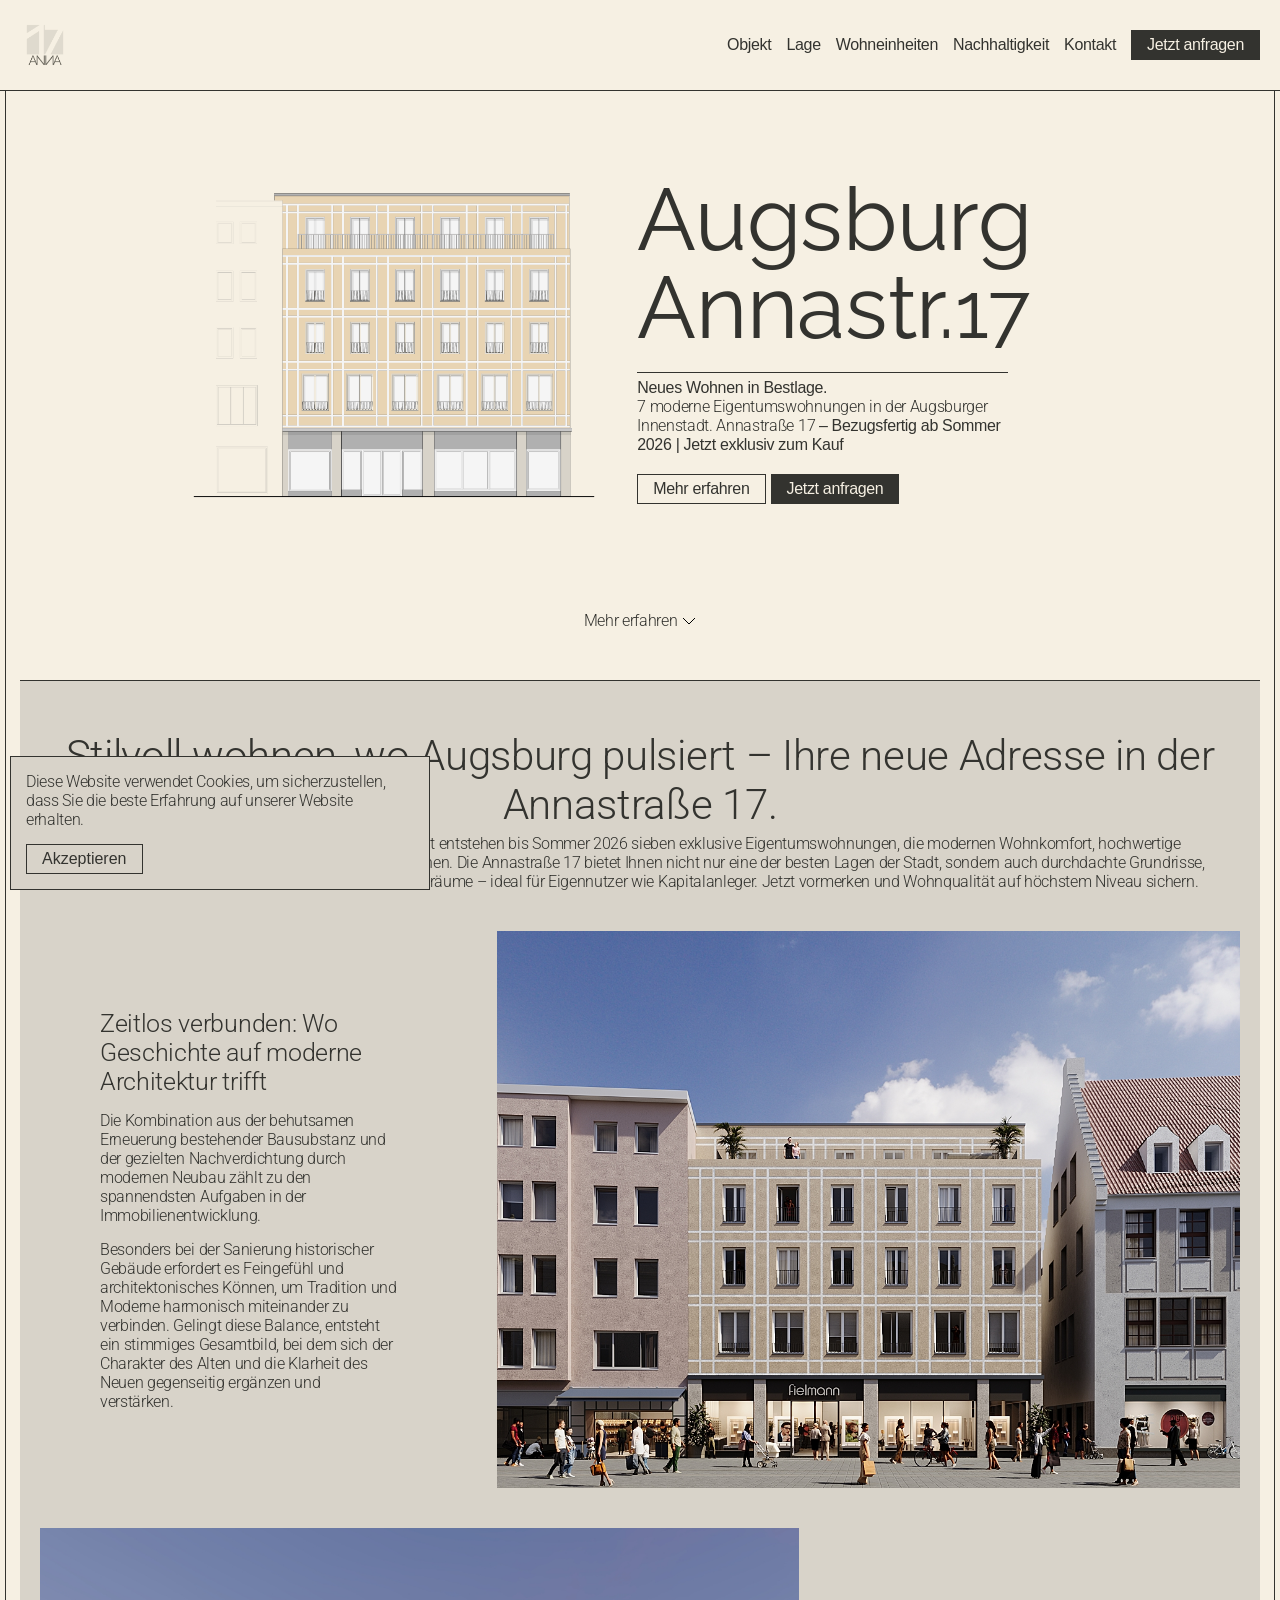
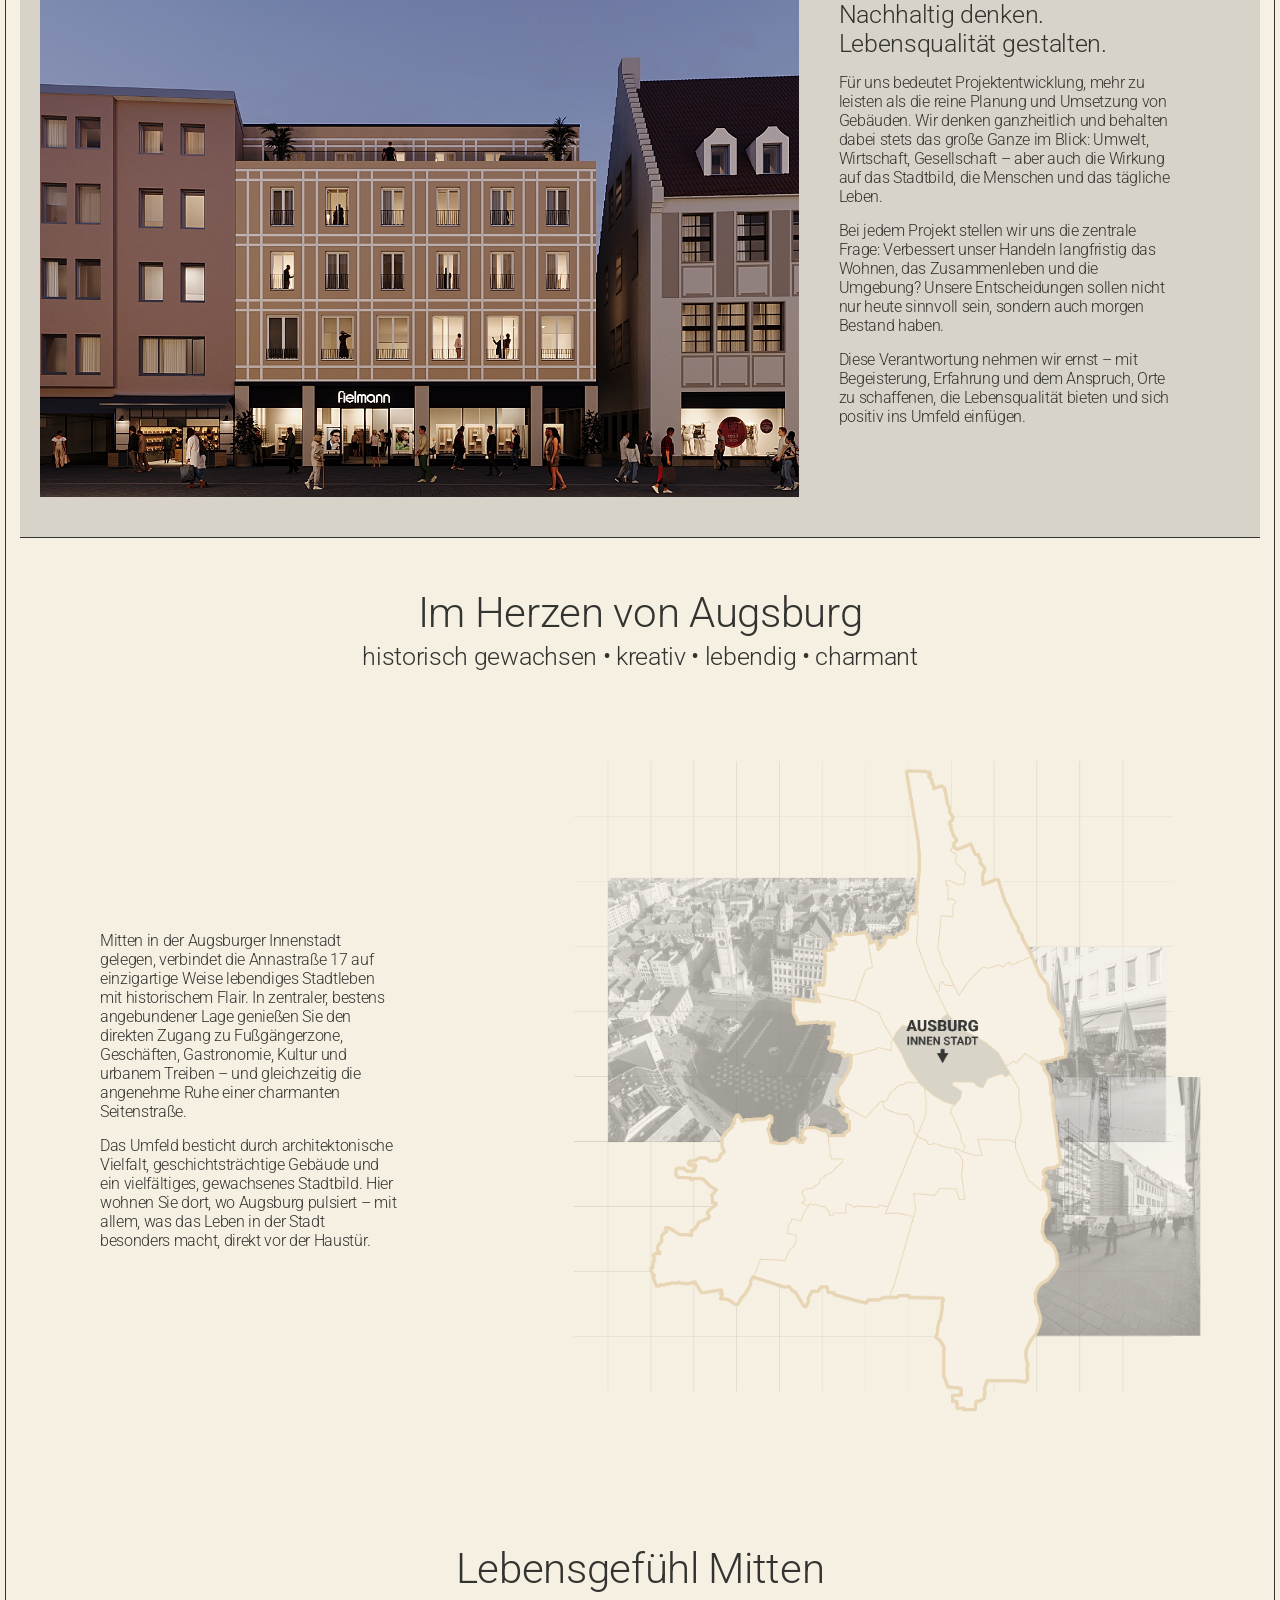
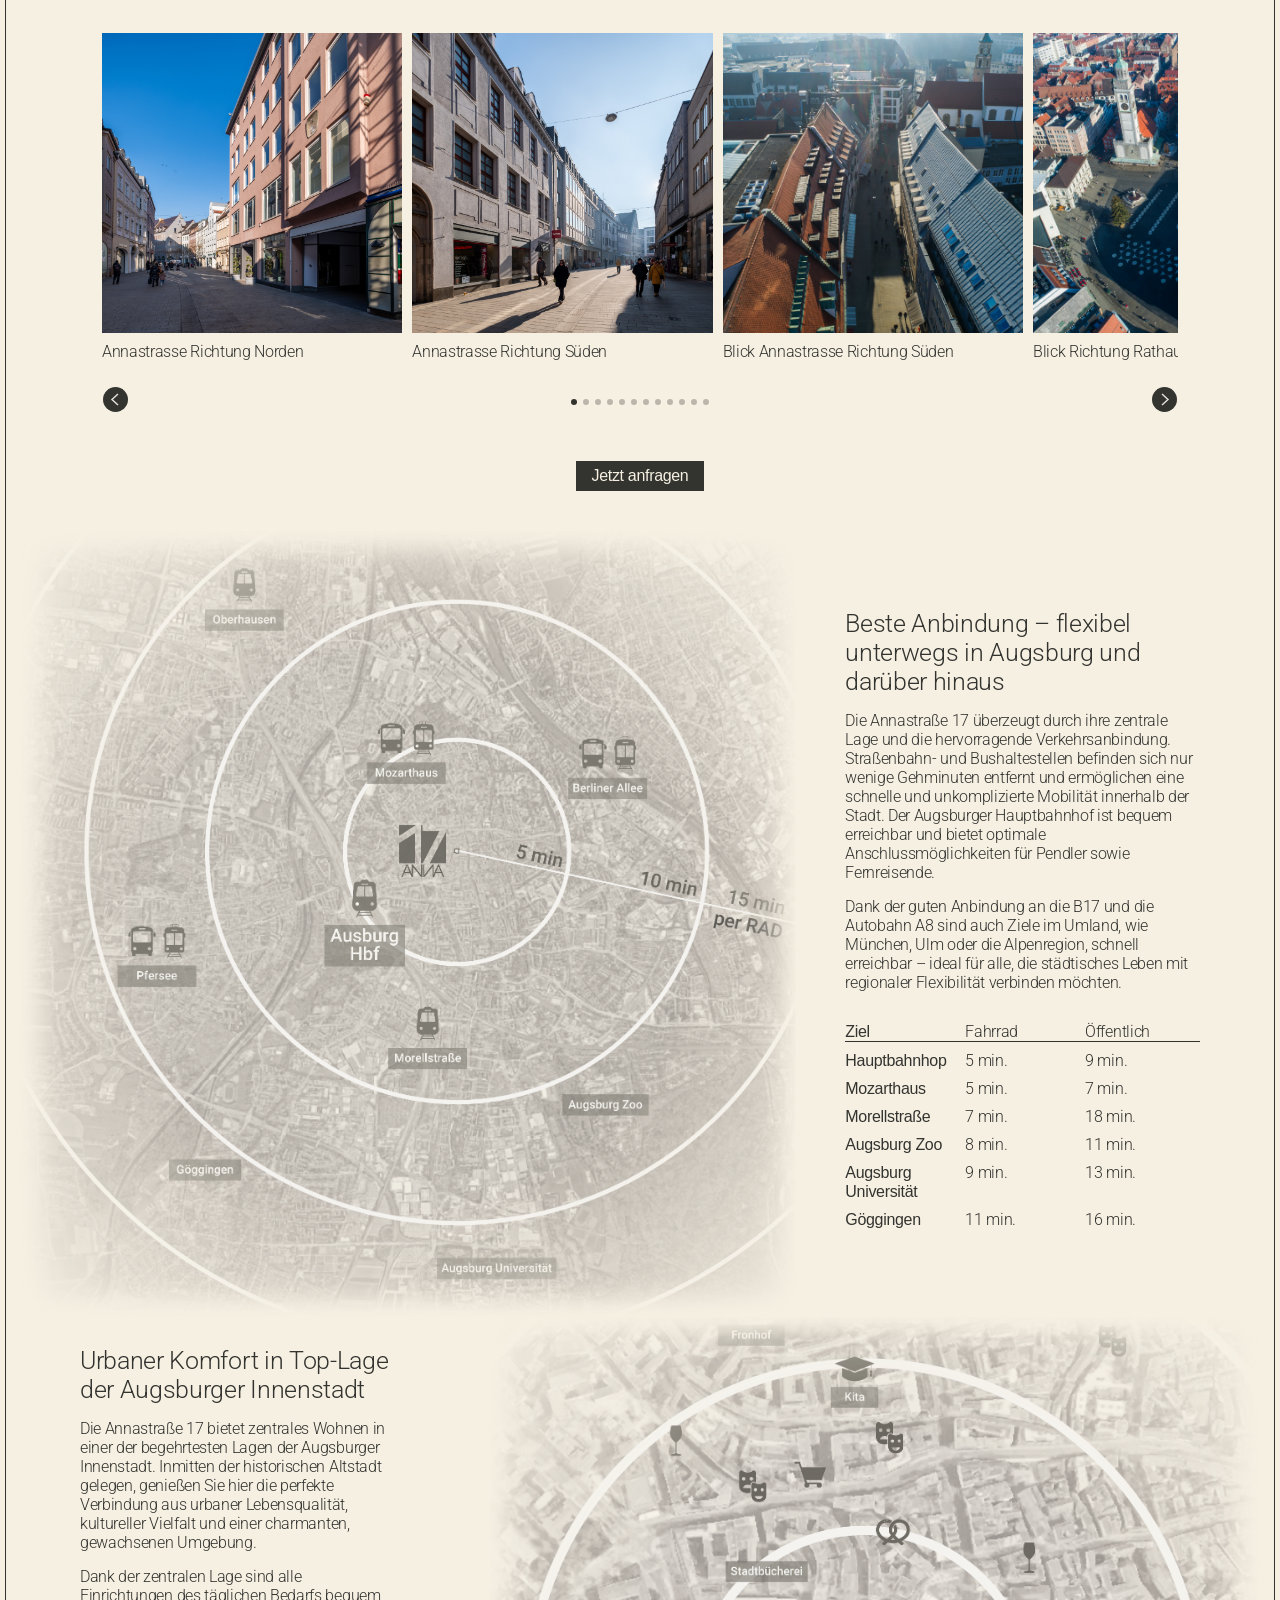
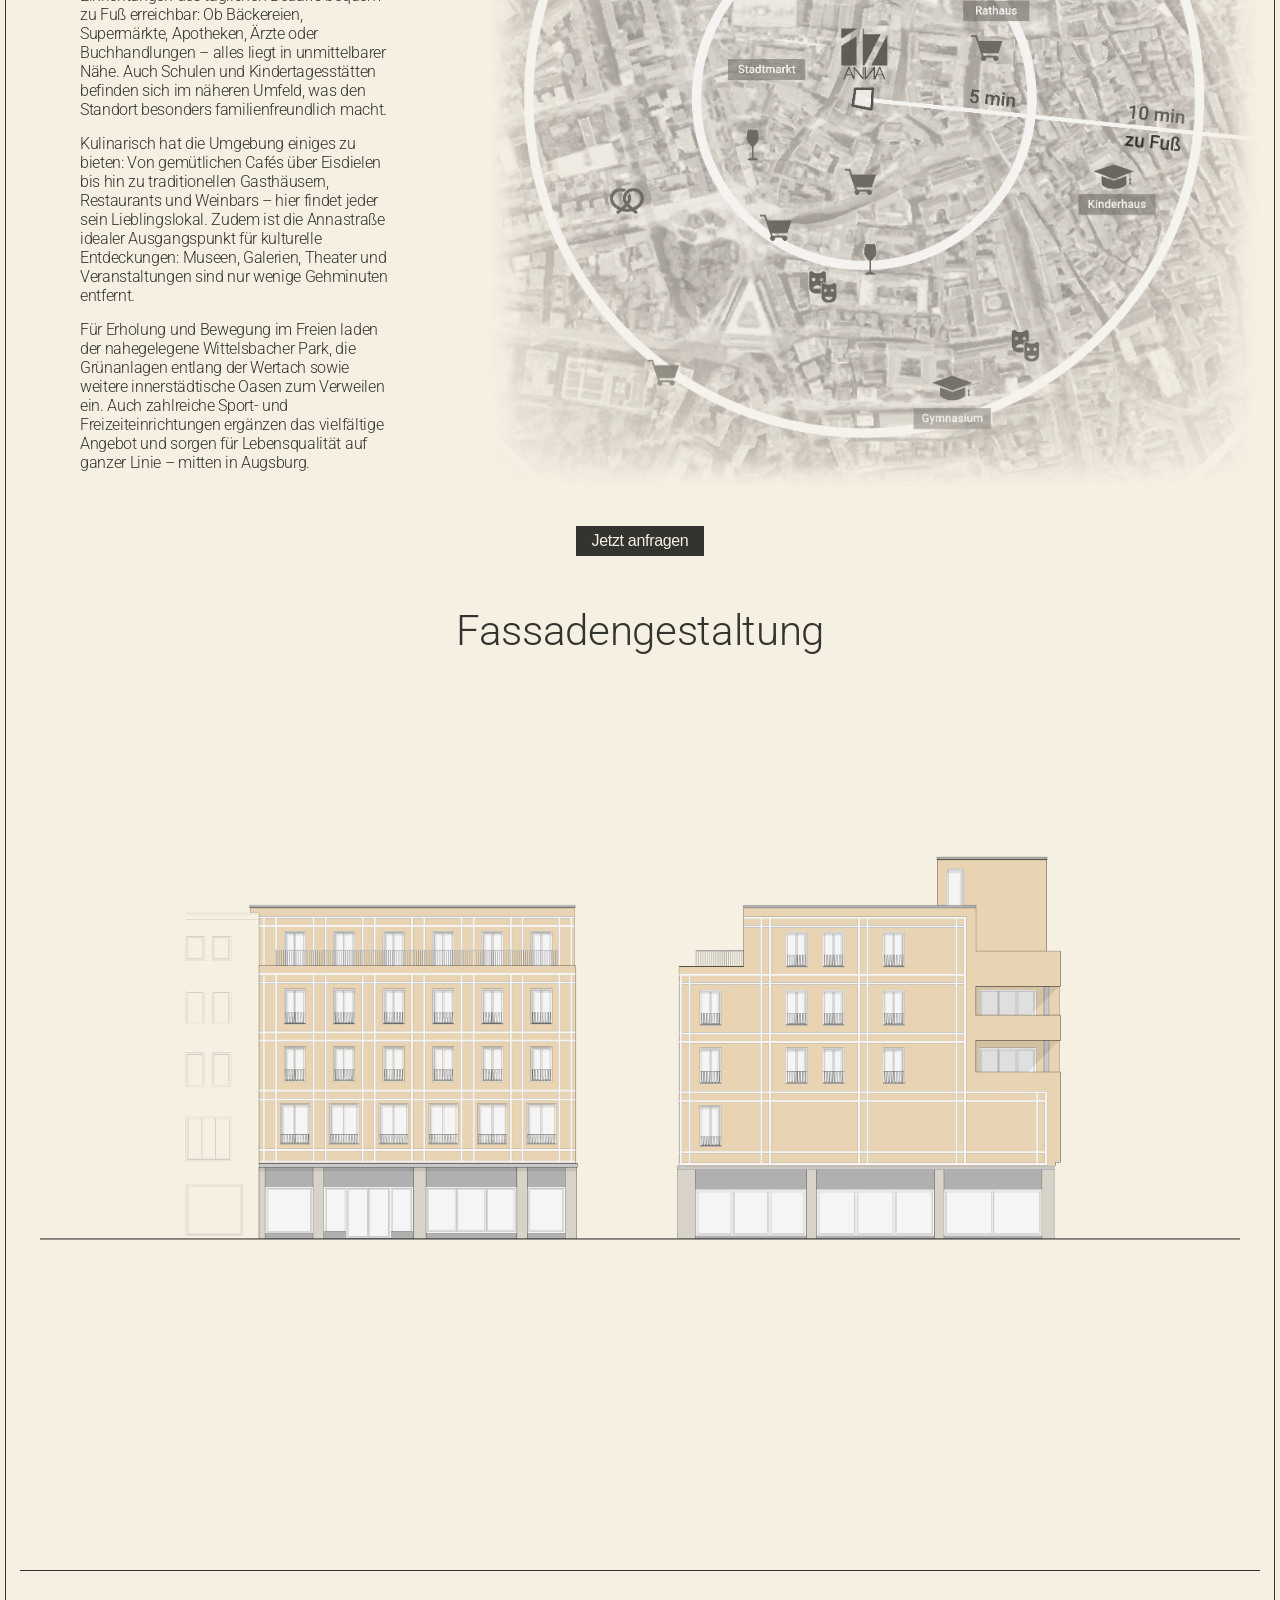
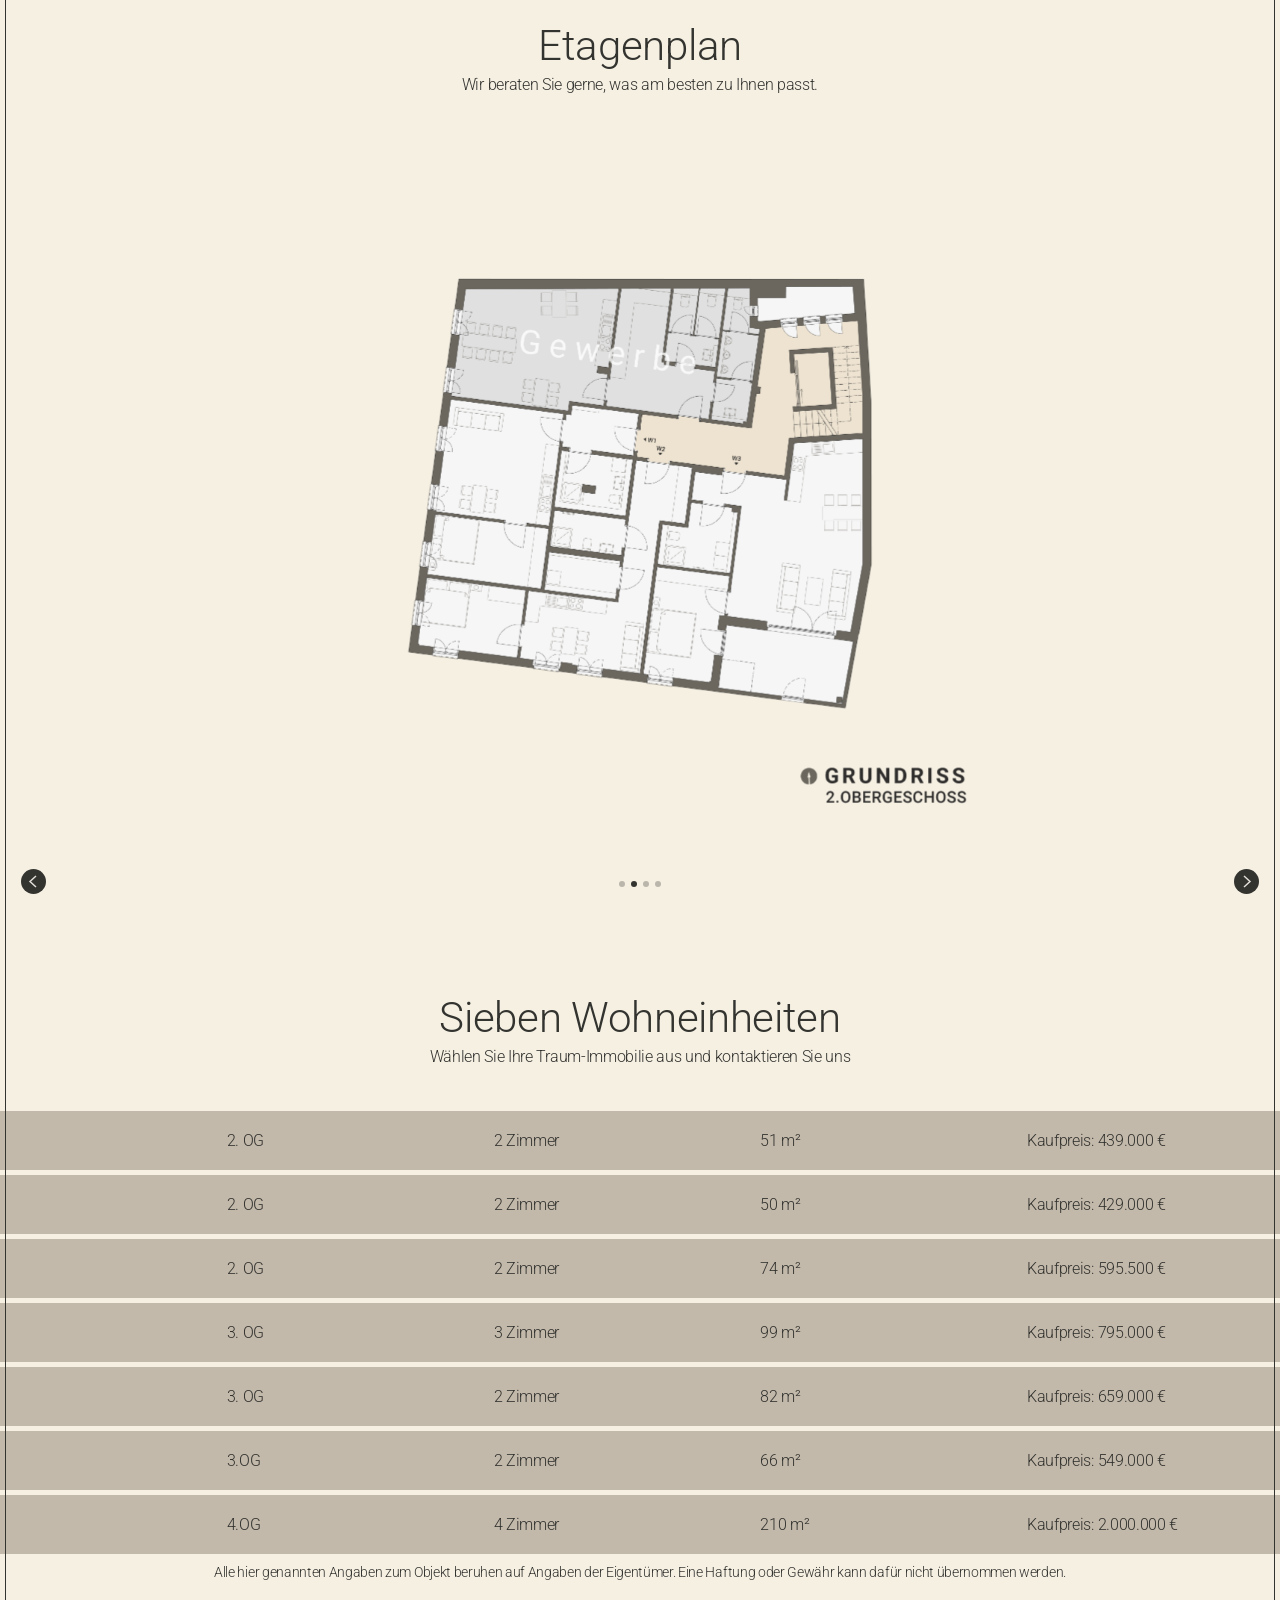
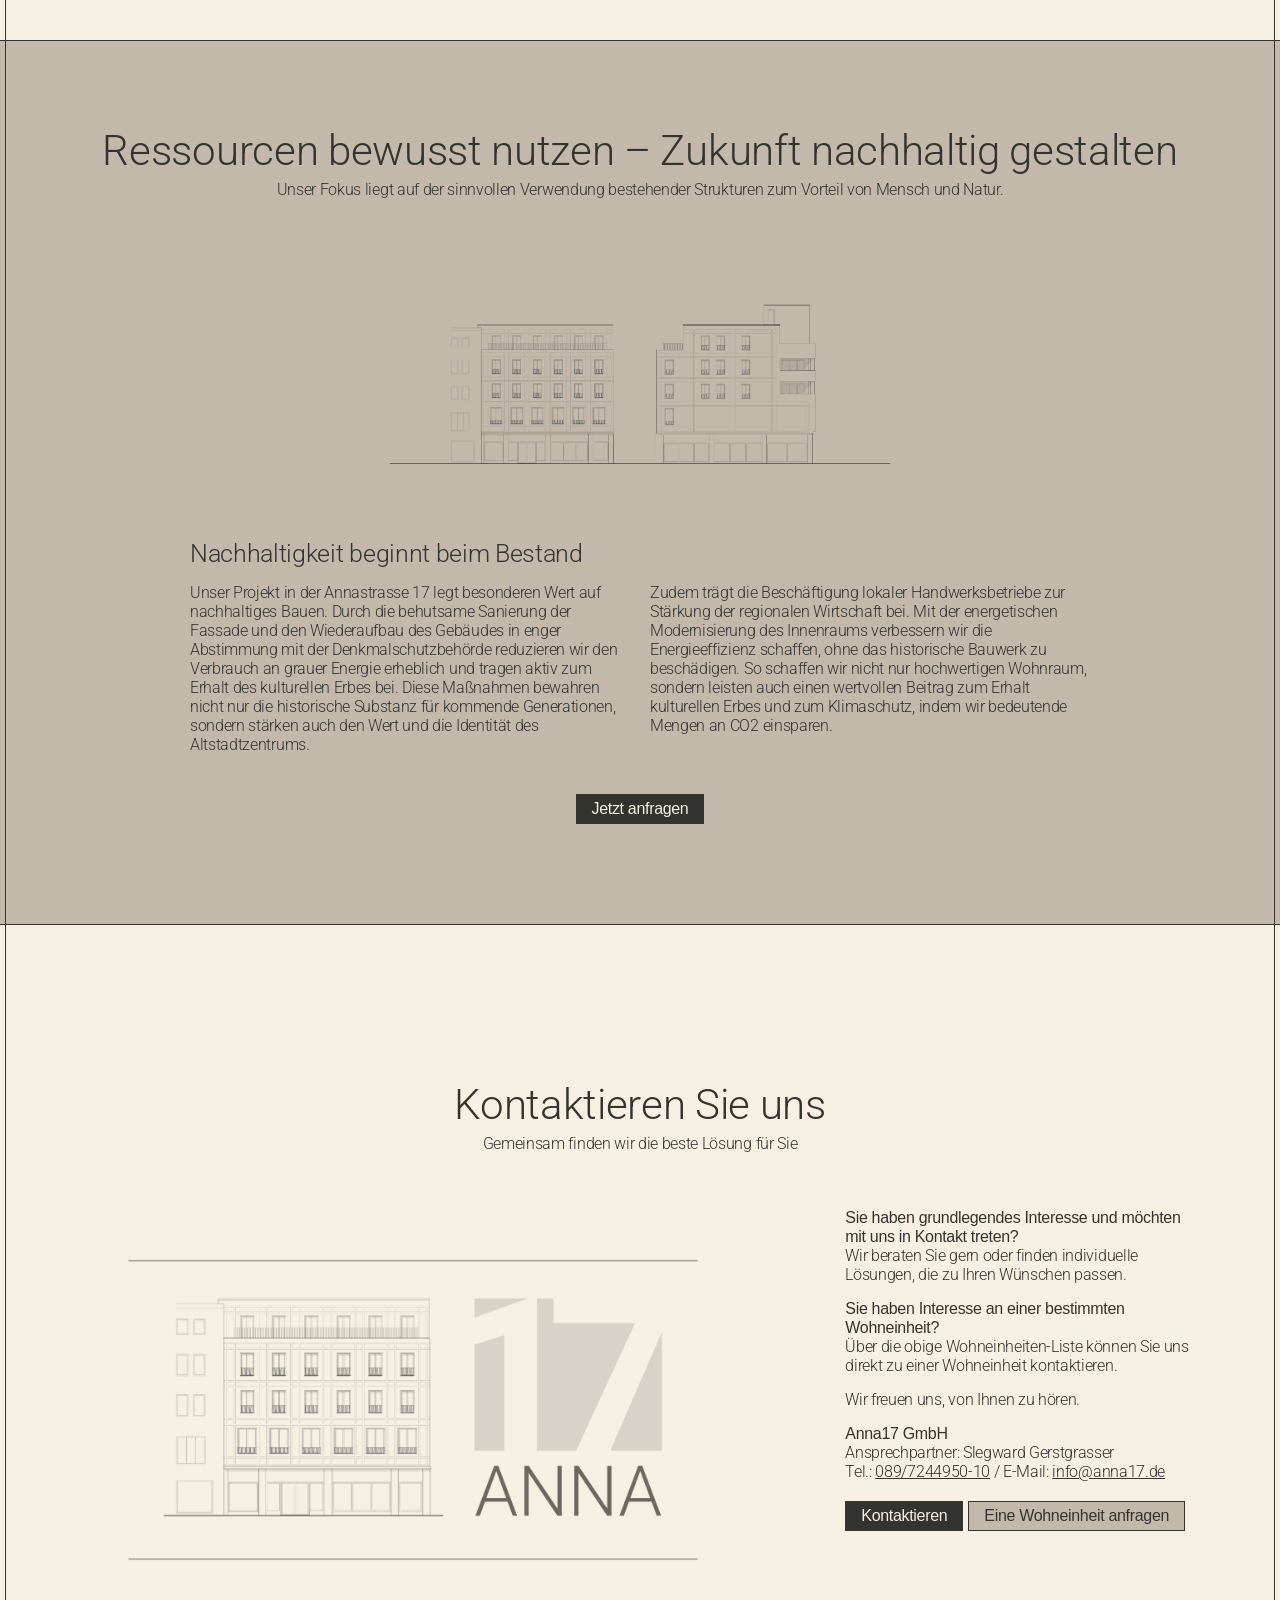
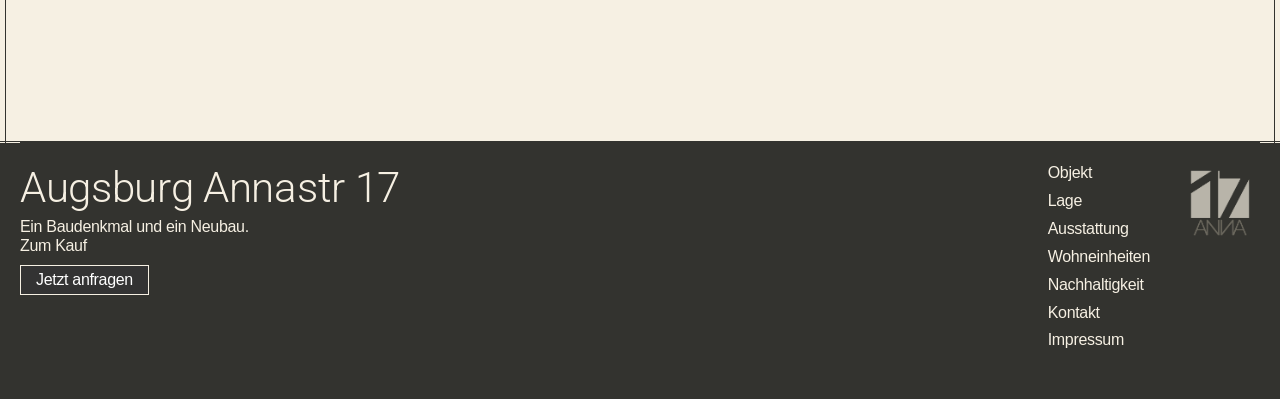
<file: index.html>
<!DOCTYPE html>
<html lang="en" class="bg-">
<head>
    <meta http-equiv="Content-Type" content="text/html; charset=utf-8" />
    <meta http-equiv="X-UA-Compatible" content="IE=edge">
    <meta name="viewport" content="width=device-width, initial-scale=1.0">
    <meta name="description" content="Ein Baudenkmal und ein Neubau mitten im Westend." />
    <title>Augsburg Annastr. 17</title>

    <link href="index-v6.css" rel="stylesheet">    <style>
        :root {
            --sd_color-background: #F6F0E3;    --sd_color-second: #f6f3ed;            --sd_color-third: #D8D3C9;            --sd_color-fourth: #c3b9ab;     --sd_color-fifth: #f9f6f2;        --sd_color-white: #ffffff;            --sd_color-grey: #51514e;            --sd_color-black: #33332f;            }

        .custom-bg.primary { 
            background-color: var(--sd_color-background);
        }
        .custom-bg.shadeOne {
            background-color: var(--sd_color-second);
        }
        .custom-bg.shadeTwo {
            background-color: var(--sd_color-third);
        }
        .custom-bg.shadeThree {
            background-color: var(--sd_color-fourth);
        }
        .custom-bg.white {
            background-color: var(--sd_color-white);
        }
        .custom-bg.grey {
            background-color: var(--sd_color-#C9C8C8);
        }
        .custom-bg.black {
            background-color: var(--sd_color-black);
        }
        .custom-bg.shadefour {
            background-color: var(--sd_color-fifth);
        }
    </style>
    <link rel="stylesheet" href="swiper-bundle.css"/>
    <script src="JQ.js"></script>
    <script src="swiper-bundle.js"></script>
    <link rel="apple-touch-icon" sizes="180x180" src="image/numbering/1.png">
    <link rel="icon" type="image/png" sizes="32x32" src="image/numbering/1.png">
    <link rel="icon" type="image/png" sizes="16x16" src="image/numbering/1.png">
    <link rel="manifest" href="manifest.json">
    <style>
        .fade-image {
            width: 100%;
            height: auto;
            align-items: center;
            display: flex;
            mask-image: radial-gradient(circle, rgba(0, 0, 0, 1) 50%, rgba(0, 0, 0, 0) 100%);
            -webkit-mask-image: radial-gradient(circle, rgba(0, 0, 0, 1) 50%, rgba(0, 0, 0, 0) 100%);
            justify-content: center; 
        }
    </style>
</head>

<body id="top">
    <main class="main"><div class="sd-nav">
    <div class="sd-nav-left">
        <a href="http://127.0.0.1:5500/2402_German/ref/index.html">
            <img class="nav-logo" src="image/numbering/1.png" alt="로고">
        </a>
    </div>
    <div class="sd-nav-right">
        <ul class="sd-nav-links">
                                                                <li class="sd-nl-item">
                        <a href="#Objekt"><p class="small">Objekt</p></a>   
                    </li>
                                                                <li class="sd-nl-item">
                        <a href="#Lage"><p class="small">Lage</p></a>   
                    </li>
                                                                <!-- <li class="sd-nl-item">
                        <a href="#Ausstattung"><p class="small">Ausstattung</p></a>   
                    </li>-->
                                                              <li class="sd-nl-item">
                        <a href="#Wohneinheiten"><p class="small">Wohneinheiten</p></a>   
                    </li>
                                                                <li class="sd-nl-item">
                        <a href="#Nachhaltigkeit"><p class="small">Nachhaltigkeit</p></a>   
                    </li>
                                                                <li class="sd-nl-item">
                        <a href="#Kontakt"><p class="small">Kontakt</p></a>   
                    </li>
                                                                    <li class="sd-nl-item nav-cta">
                <a class="button primary" href="#Wohneinheiten">Jetzt anfragen</a>
            </li>
        </ul>
                    <input class="mobile-checkbox" type="checkbox" />
            <div class="mobile-burger">
                <p class="mb-open small">
                    Menü
                </p>
                <p class="mb-close small">
                    Schließen
                </p>
            </div>
            <nav class="mobile-menu" role="navigation">
                <ul id="menu">
                    <ul class="nr-list-mobile">
                                                                                                                                    <li class="nrl-item-mobile">
                                <a href="#Objekt"><h2 class="small">Objekt</h2></a>
                            </li>
                                                                                                            <li class="nrl-item-mobile">
                                <a href="#Lage"><h2 class="small">Lage</h2></a>
                            </li>
                                                                                                                                                                                                                    <li class="nrl-item-mobile">
                               <!--- <a href="#Ausstattung"><h2 class="small">Ausstattung</h2></a>
                            </li>-->
                                                                                                                                                                                                                    <li class="nrl-item-mobile">
                                <a href="#Wohneinheiten"><h2 class="small">Wohneinheiten</h2></a>
                            </li>
                                                                                                            <li class="nrl-item-mobile">
                                <a href="#Nachhaltigkeit"><h2 class="small">Nachhaltigkeit</h2></a>
                            </li>
                                                                                                            <li class="nrl-item-mobile">
                                <a href="#Kontakt"><h2 class="small">Kontakt</h2></a>
                            </li>
                                                                                                                            </ul>
                </ul>
            </nav>
            </div>
</div>
            <div id="Hero" class="block block-type-hero-block border-bottom ">
            <div class="hero-block inner-block inner-padding max-width">
    <div class="hb-left">
                  <img class="hbl-img" src="image/numbering/2.png" alt="">
            </div>
    <div class="hb-right">
                    <div class="block-title2"><h1>Augsburg<br/>Annastr.<span class="smaller">17</span></h1></div>
            <div class="line"></div>
            <h4><strong>Neues Wohnen in Bestlage.</strong><br />
                7 moderne Eigentumswohnungen in der Augsburger Innenstadt. Annastraße 17
<strong>– Bezugsfertig ab Sommer 2026 | Jetzt exklusiv zum Kauf</strong></h4>
            <div class="hbr-buttons">
                                    <a class="button" href="#Objekt">Mehr erfahren</a>
                                                    <a class="button primary" href="#Wohneinheiten">Jetzt anfragen</a>
                            </div>
            </div>
    <div class="hb-bottom">
        <a class="" href="#Objekt">
            <p>
                Mehr erfahren
            </p>
            <img class="icon-chevron" src="button/chevron-down.svg" alt="">
        </a>
    </div>
</div>

        </div>
            <div id="Objekt" class="block block-type-image-text-block border-bottom custom-bg shadeTwo">
            <div class="image-text-block inner-block inner-padding max-width">
            <div class="block-title">
            <h2>Stilvoll wohnen, wo Augsburg pulsiert – Ihre neue Adresse in der Annastraße 17.</h2>
            <p>Im Herzen der historischen Augsburger Innenstadt entstehen bis Sommer 2026 sieben exklusive Eigentumswohnungen, die modernen Wohnkomfort, hochwertige Ausstattung und urbanes Lebensgefühl perfekt vereinen. Die Annastraße 17 bietet Ihnen nicht nur eine der besten Lagen der Stadt, sondern auch durchdachte Grundrisse, großzügige Raumhöhen und lichtdurchflutete Wohnräume – ideal für Eigennutzer wie Kapitalanleger. Jetzt vormerken und Wohnqualität auf höchstem Niveau sichern.</p></div>
        <div class="itb-sections">
                    <div class="itb-section reversed">
                <div class="itbs-img">
                    <img src="image/numbering/3.jpg" style="max-width:;" alt="">
                </div>
                                    <div class="itbs-text">
                        <h3>Zeitlos verbunden: Wo Geschichte auf moderne Architektur trifft</h3>
<p>Die Kombination aus der behutsamen Erneuerung bestehender Bausubstanz und der gezielten Nachverdichtung durch modernen Neubau zählt zu den spannendsten Aufgaben in der Immobilienentwicklung.</p>
<p>Besonders bei der Sanierung historischer Gebäude erfordert es Feingefühl und architektonisches Können, um Tradition und Moderne harmonisch miteinander zu verbinden. Gelingt diese Balance, entsteht ein stimmiges Gesamtbild, bei dem sich der Charakter des Alten und die Klarheit des Neuen gegenseitig ergänzen und verstärken.</p>
                        
                                            </div>
                            </div>
        
                    <div class="itb-section">
                <div class="itbs-img">
                    <img src="image/numbering/4.jpg" style="max-width:;" alt="">
                </div>
                                    <div class="itbs-text">
                        <h3>Nachhaltig denken. Lebensqualität gestalten.</h3>
<p>Für uns bedeutet Projektentwicklung, mehr zu leisten als die reine Planung und Umsetzung von Gebäuden. Wir denken ganzheitlich und behalten dabei stets das große Ganze im Blick: Umwelt, Wirtschaft, Gesellschaft – aber auch die Wirkung auf das Stadtbild, die Menschen und das tägliche Leben.</p>
<p>Bei jedem Projekt stellen wir uns die zentrale Frage: Verbessert unser Handeln langfristig das Wohnen, das Zusammenleben und die Umgebung? Unsere Entscheidungen sollen nicht nur heute sinnvoll sein, sondern auch morgen Bestand haben.</p> 
<p>Diese Verantwortung nehmen wir ernst – mit Begeisterung, Erfahrung und dem Anspruch, Orte zu schaffenen, die Lebensqualität bieten und sich positiv ins Umfeld einfügen.</p>                                           </div>
                            </div>
                
            </div>

    
    </div>

        </div>
            <div id="Lage" class="block block-type-image-text-block">
            <div class="image-text-block inner-block inner-padding max-width">
            <div class="block-title">
            <h2>Im Herzen von Augsburg</h2>            <h3>historisch gewachsen • kreativ • lebendig • charmant</h3>        </div>
        <div class="itb-sections">
                    <div class="itb-section reversed">
                <div class="itbs-img">
                    <img src="image/numbering/5.png"  alt="">
                </div>
                                    <div class="itbs-text">
                        <p>Mitten in der Augsburger Innenstadt gelegen, verbindet die Annastraße 17 auf einzigartige Weise lebendiges Stadtleben mit historischem Flair. In zentraler, bestens angebundener Lage genießen Sie den direkten Zugang zu Fußgängerzone, Geschäften, Gastronomie, Kultur und urbanem Treiben – und gleichzeitig die angenehme Ruhe einer charmanten Seitenstraße.</p>
                        <p>Das Umfeld besticht durch architektonische Vielfalt, geschichtsträchtige Gebäude und ein vielfältiges, gewachsenes Stadtbild. Hier wohnen Sie dort, wo Augsburg pulsiert – mit allem, was das Leben in der Stadt besonders macht, direkt vor der Haustür.</p>
  </div>
                            </div>
        
                
            </div>

    
    </div>

        </div>
            <div  class="block block-type-image-slider-block">
            <div class="image-slider-block inner-block inner-padding max-width">
            <div class="block-title">
            <h2>Lebensgefühl Mitten</h2>                    </div>
        <div class="isb-slider">
        <div class="isbs-swiper swiper-60a5d3f1-9205-4d56-a408-609c28a130cd">
            <div class="swiper-wrapper">
                            <div class="swiper-slide">
                                            <img src="image/numbering/13-1.JPG" alt="">
                        <p class="img-footer">Annastrasse Richtung Norden</p>
                                    </div>
                            <div class="swiper-slide">
                                            <img src="image/numbering/13-2.JPG" alt="">
                        <p class="img-footer">Annastrasse Richtung Süden</p>
                                    </div>
                            <div class="swiper-slide">
                                            <img src="image/numbering/13-3.JPG" alt="">
                        <p class="img-footer">Blick Annastrasse Richtung Süden</p>
                                    </div>
                            <div class="swiper-slide">
                                            <img src="image/numbering/13-4.JPG" alt="">
                        <p class="img-footer">Blick Richtung Rathaus</p>
                                    </div>
                            <div class="swiper-slide">
                                            <img src="image/numbering/13-5.JPG" alt="">
                        <p class="img-footer">Direkter Nachbar Richtung Süden</p>
                                    </div>
                            <div class="swiper-slide">
                                            <img src="image/numbering/13-6.JPG" alt="">
                        <p class="img-footer">Einkaufspassage - unser Hauszugang</p>
                                    </div>
                            <div class="swiper-slide">
                                            <img src="image/numbering/13-7.JPG" alt="">
                        <p class="img-footer">Mettlochgässchen</p>
                                    </div>
                            <div class="swiper-slide">
                                            <img src="image/numbering/13-8.JPG" alt="">
                        <p class="img-footer">Rathausplatz</p>
                                    </div>
                            <div class="swiper-slide">
                                            <img src="image/numbering/13-9.JPG" alt="">
                        <p class="img-footer">Rathausplatz 2</p>
                                    </div>
                                    <div class="swiper-slide">
                                        <img src="image/numbering/13-10.JPG" alt="">
                    <p class="img-footer">Stadtmarkt Cafe</p>
                                </div>                               
                                <div class="swiper-slide">
                                    <img src="image/numbering/13-11.JPG" alt="">
                    <p class="img-footer">Stadtmarkt von oben</p>
                            </div>
                                     <div class="swiper-slide">
                                            <img src="image/numbering/13-12.JPG" alt="">
                    <p class="img-footer">Stadtmarkt</p>
                                    </div>     
                        </div>
            <div class="swiper-pagination"></div>
            <div class="swiper-button-prev"><img src="button/prev-button.svg" alt=""></div>
            <div class="swiper-button-next"><img src="button/next-button.svg" alt=""></div>
        </div>
    </div>

            <div class="block-cta">
    <a class="button primary" href="#Wohneinheiten">Jetzt anfragen</a>
</div>    
    </div>

<script type="text/javascript">
    const swiper = new Swiper('.swiper-60a5d3f1-9205-4d56-a408-609c28a130cd', {
    // Optional parameters
    loop: true,
    slidesPerView: 1,
    spaceBetween: 10,
      autoplay: {
        delay: 3000,
        disableOnInteraction: true,
      },
      breakpoints: {
        550: {
          slidesPerView: 2.5,
        },
        990: {
          slidesPerView: 3.5,
        },
      },
        pagination: {
            el: '.swiper-pagination',
            clickable: true,
        },
        navigation: {
            nextEl: '.swiper-button-next',
            prevEl: '.swiper-button-prev',
        },
    });
</script>        </div>
           
                    <div class="itb-section">
                <div class="itbs-img">
                    <div class="fade-image map-image">
                    <img src="image/numbering/14.png" alt=""></div>
                </div>
                <div class="itbs-text">
                        <h3>Beste Anbindung – flexibel unterwegs in Augsburg und darüber hinaus</h3>
<p>Die Annastraße 17 überzeugt durch ihre zentrale Lage und die hervorragende Verkehrsanbindung. Straßenbahn- und Bushaltestellen befinden sich nur wenige Gehminuten entfernt und ermöglichen eine schnelle und unkomplizierte Mobilität innerhalb der Stadt. Der Augsburger Hauptbahnhof ist bequem erreichbar und bietet optimale Anschlussmöglichkeiten für Pendler sowie Fernreisende.</p> 
<p>Dank der guten Anbindung an die B17 und die Autobahn A8 sind auch Ziele im Umland, wie München, Ulm oder die Alpenregion, schnell erreichbar – ideal für alle, die städtisches Leben mit regionaler Flexibilität verbinden möchten.</p>                                    <ul class="itbst-table">
                                <li class="itbstt-item">
                                    <p><strong>Ziel</strong></p>
                                    <!-- <p>Zu Fuß</p> -->
                                    <p>Fahrrad</p>
                                    <p>Öffentlich</p>
                                </li>
                                                            <li class="itbstt-item">
                                    <p><strong>Hauptbahnhop</strong></p>
                                    <!-- <p> min.</p> -->
                                    <p>5 min.</p>
                                    <p>9 min.</p>
                                </li>
                                                            <li class="itbstt-item">
                                    <p><strong>Mozarthaus</strong></p>
                                    <!-- <p> min.</p> -->
                                    <p>5 min.</p>
                                    <p>7 min.</p>
                                </li>
                                                            <li class="itbstt-item">
                                    <p><strong>Morellstraße</strong></p>
                                    <!-- <p> min.</p> -->
                                    <p>7 min.</p>
                                    <p>18 min.</p>
                                </li>
                                                            <li class="itbstt-item">
                                    <p><strong>Augsburg Zoo</strong></p>
                                    <!-- <p> min.</p> -->
                                    <p>8 min.</p>
                                    <p>11 min.</p>
                                </li>
                                                            <li class="itbstt-item">
                                    <p><strong>Augsburg Universität</strong></p>
                                    <!-- <p> min.</p> -->
                                    <p>9 min.</p>
                                    <p>13 min.</p>
                                </li>
                                                            <li class="itbstt-item">
                                    <p><strong>Göggingen</strong></p>
                                    <!-- <p> min.</p> -->
                                    <p>11 min.</p>
                                    <p>16 min.</p>
                                </li>
                                                        </ul>
                                            </div>
                            </div>
                
                    <div class="itb-section reversed">
                <div class="itbs-img">
                    <div class="fade-image map-image">
                    <img src="image/numbering/15.png" alt=""></div>
                </div>
              <div class="itbs-text">
            <p> </p>
                        <h3>Urbaner Komfort in Top-Lage der Augsburger Innenstadt</h3>
<p>Die Annastraße 17 bietet zentrales Wohnen in einer der begehrtesten Lagen der Augsburger Innenstadt. Inmitten der historischen Altstadt gelegen, genießen Sie hier die perfekte Verbindung aus urbaner Lebensqualität, kultureller Vielfalt und einer charmanten, gewachsenen Umgebung.</p>
<p>Dank der zentralen Lage sind alle Einrichtungen des täglichen Bedarfs bequem zu Fuß erreichbar: Ob Bäckereien, Supermärkte, Apotheken, Ärzte oder Buchhandlungen – alles liegt in unmittelbarer Nähe. Auch Schulen und Kindertagesstätten befinden sich im näheren Umfeld, was den Standort besonders familienfreundlich macht.</p>
<p>Kulinarisch hat die Umgebung einiges zu bieten: Von gemütlichen Cafés über Eisdielen bis hin zu traditionellen Gasthäusern, Restaurants und Weinbars – hier findet jeder sein Lieblingslokal. Zudem ist die Annastraße idealer Ausgangspunkt für kulturelle Entdeckungen: Museen, Galerien, Theater und Veranstaltungen sind nur wenige Gehminuten entfernt.</p>
<p>Für Erholung und Bewegung im Freien laden der nahegelegene Wittelsbacher Park, die Grünanlagen entlang der Wertach sowie weitere innerstädtische Oasen zum Verweilen ein. Auch zahlreiche Sport- und Freizeiteinrichtungen ergänzen das vielfältige Angebot und sorgen für Lebensqualität auf ganzer Linie – mitten in Augsburg.</p>                    </div>
                            </div>
            </div>

            <div class="block-cta">
    <a class="button primary" href="#Wohneinheiten">Jetzt anfragen</a>
</div>    
    </div>

        </div>
        <!--<div id="Ausstattung" class="block block-type-image-gallery-block">
            <div class="image-gallery-block inner-block inner-padding max-width">
            <div class="block-title">
            <h2>Gestaltung und Ausstattung</h2>                    </div>
        <div class="igb-images">
        
                    <div class="igbi-row half">
                                                        <div class="igb-img">
                        <img class="igb-img" src="image/numbering/16.jpg" alt="">
                                                                    </div>
                                                                                                                <div class="igb-img">
                        <img class="igb-img" src="image/numbering/17.jpg" alt="">
                                                                            <p class="img-footer">Briefkastenanlage im Farbton RAL 8019, perfekt abgestimmt auf das Lichtkonzept von PSLab</p>
                                            </div>
                                                                    </div>
                
                    <div class="igbi-row half">
                                                        <div class="igb-img">
                        <img class="igb-img" src="image/numbering/18.jpg" alt="">
                                                                            <p class="img-footer">Maßgefertigte Hauseingangstür der Schreinerei Schweigart aus Peißenberg, historische Aufbereitung des Treppenhauses, Eichenholzparkett</p>
                                            </div>
                                                                                                                <div class="igb-img">
                        <img class="igb-img" src="image/numbering/19.jpg" alt="">
                                                                            <p class="img-footer">Maßgefertigte Wohnungs- und Innentüren der Schreinerei Schweigart aus Peißenberg, hochwertiger Chevron-Parkett aus Eichenholz</p>
                                            </div>
                                                                    </div>
            </div>

    </div>

        </div>
            <div  class="block block-type-image-gallery-block border-bottom">
            <div class="image-gallery-block inner-block inner-padding max-width">
        <div class="igb-images">
                    <div class="igbi-row half">
                                                        <div class="igb-img">
                        <img class="igb-img" src="image/numbering/20.jpg" alt="">
                                                                            <p class="img-footer">Armaturen und Duschkopf von Hans Grohe in gebürstetem Edelstahl, matt oder Bronze, dunkel</p>
                                            </div>
                                                                                                                <div class="igb-img">
                        <img class="igb-img" src="image/numbering/21.jpg" alt="">
                                                                            <p class="img-footer">Bodenbelag im Badezimmer (Marazzi Cementum Fliese) sowie im Stadthaus (Villeroy & Boch Urban Jungle Optima)</p>
                                            </div>
                                                                    </div>
        
                
            </div>

    </div>

        </div>-->
            <div  class="block block-type-image-gallery-block border-bottom">
            <div class="image-gallery-block inner-block inner-padding max-width">
            <div class="block-title">
            <h2>Fassadengestaltung</h2>            <p></p>        </div>
        <div class="igb-images">
                
                                                        <div class="igb-img">
                        <img class="igb-img" src="image/numbering/22.png" alt="" style="margin-bottom: 250px;">
                                                            
                                                                                    </div>
            </div>
        </div>
    </div>
        <div id="Lage" class="block block-type-image-text-block border-bottom">
        <div class="itb-sections">
            <div  class="block block-type-image-slider-block">
                <div class="image-slider-block inner-block inner-padding max-width">
                <div class="block-title">
                <h2>Etagenplan</h2>         <p>Wir beraten Sie gerne, was am besten zu Ihnen passt.</p>               </div>
                
            <div class="isb-slider">
            <div class="isbs-swiper swiper-1">
                <div class="swiper-wrapper">
                                <div class="swiper-slide">
                                                <img src="image/numbering/33.png" alt="">
                            <p class="img-footer"> </p>
                                        </div>
                                <div class="swiper-slide">
                                                <img src="image/numbering/33-1.png" alt="">
                            <p class="img-footer"> </p>
                                        </div>
                                <div class="swiper-slide">
                                                <img src="image/numbering/33-2.png" alt="">
                            <p class="img-footer"> </p>
                                        </div>
                                <div class="swiper-slide">
                                                <img src="image/numbering/33-3.png" alt="">
                            <p class="img-footer"> </p>
                                        </div>
                            </div>
                <div class="swiper-pagination"></div>
                <div class="swiper-button-prev" style="margin-left: 80px;"><img src="button/prev-button.svg" alt=""></div>
                <div class="swiper-button-next" style="margin-right: 80px;"><img src="button/next-button.svg" alt=""></div>
            </div>
        </div>
        <style>
            .swiper-1 .swiper-slide img {
                width: 50%;      /* 너비를 절반으로 */
                height: auto;    /* 비율 유지 */
                display: block;
                margin: 0 auto;  /* 가운데 정렬 */
            }
        </style>
        <script type="text/javascript">
            const swiper1 = new Swiper('.swiper-1', {
            // Optional parameters
            loop: true,
            // slidesPerView: 1,
            // spaceBetween: 10,
            autoplay: {
                delay: 3000,
                disableOnInteraction: true,
            },
                pagination: {
                    el: '.swiper-pagination',
                    clickable: true,
                },
                navigation: {
                    nextEl: '.swiper-button-next',
                    prevEl: '.swiper-button-prev',
                },
            });
    </script>        </div>

            <div id="Wohneinheiten" class="block block-type-units-list-block border-bottom">
            <div class="units-list-block inner-block inner-padding max-width">
            <div class="block-title">
            <h2>Sieben Wohneinheiten</h2>       
                <p>Wählen Sie Ihre Traum-Immobilie aus und kontaktieren Sie uns</p>        </div>
    
            <ul class="ub-units-list">
            <div class="ubul-legend">

            </div>
                
                    <li class="ubul-item">
                <div class="ubuli-outer">
                    <p class="ubo-unit">WE01</p>
                    <p class="ubo-floor">2. OG</p>
                    <p class="ubo-rooms">2 Zimmer</p>
                    <p class="ubo-area">51 m²</p>
                    <p class="ubo-price">Kaufpreis: 439.000 €</p>
                    <div class="ubuli-expand-btn">
                                                    <img class="icon-chevron" src="button/chevron-down.svg" alt="">
                                            </div>
                </div>
                <div class="ubuli-inner">
                    <div class="ubulii-img">
                        <div class="uiii-swiper swiper-2">
                            <div class="swiper-wrapper">
                                                                    <div class="swiper-slide">
                                        <img src="image/numbering/23.png" alt="">
                                    </div>
                                    <div class="swiper-slide">
                                        <img src="image/numbering/23-1.jpg" alt="">
                                    </div>
                                                                
                                                               
                                                            </div>
                            <div class="swiper-pagination"></div>
                            <div class="swiper-button-prev"><img src="button/prev-button.svg" alt=""></div>
                            <div class="swiper-button-next"><img src="button//next-button.svg" alt=""></div>
                        </div>
                        <script type="text/javascript">
                            const swiper2 = new Swiper('.swiper-2', {
                            // Optional parameters
                            loop: true,
                            // slidesPerView: 1,
                            // spaceBetween: 10,
                            autoplay: {
                                delay: 3000,
                                disableOnInteraction: true,
                            },
                                pagination: {
                                    el: '.swiper-pagination',
                                    clickable: true,
                                },
                                navigation: {
                                    nextEl: '.swiper-button-next',
                                    prevEl: '.swiper-button-prev',
                                },
                            });
                        </script>

                    </div>
                    <div class="ubulii-text">
                        <div class="uiit-top">
                        <!-- <h3>Hochwertige 3-Zimmer-Wohnung + 2 Balkone + Erstbezug nach Sanierung + Fertigstellung 11/24</h3>-->
                            <p>Diese großzügige 2-Zimmer-Wohnung begeistert durch ihre clevere Raumaufteilung und hochwertige Ausstattung – perfekt abgestimmt auf die Ansprüche von Singles und Paaren. Das helle, weitläufige Wohnzimmer öffnet sich zur Annastraße hin und vermittelt durch große Fensterflächen ein angenehmes Raumgefühl mit schönen Blickachsen.
                                <br><br> Die Küche ist bewusst offen geplant und noch nicht eingebaut, sodass Sie hier Ihre individuellen Vorstellungen verwirklichen können. Das moderne, elegant geflieste Bad rundet das stilvolle Wohnkonzept ab. Eine Wohnung, die urbanes Lebensgefühl mit hochwertigem Komfort und der Möglichkeit zur persönlichen Gestaltung ideal vereint.
                                </p>                </div>
                        <div class="uiit-bottom">
                            <p class="small"> </p>
                            <a class="button primary" href="mailto:logod.com?subject=Anfrage: Augsburg Annastr 17%20|%20WE01">Jetzt anfragen</a>   
                        </div>
                    </div>
                </div>
            </li>
                    <li class="ubul-item">
                <div class="ubuli-outer">
                    <p class="ubo-unit">WE02</p>
                    <p class="ubo-floor">2. OG</p>
                    <p class="ubo-rooms">2 Zimmer</p>
                    <p class="ubo-area">50 m²</p>
                    <p class="ubo-price">Kaufpreis: 429.000 €</p>
                    <div class="ubuli-expand-btn">
                                                    <img class="icon-chevron" src="button/chevron-down.svg" alt="">
                                            </div>
                </div>
                <div class="ubuli-inner">
                    <div class="ubulii-img">
                        <div class="uiii-swiper swiper-3">
                            <div class="swiper-wrapper">
                                                                    <div class="swiper-slide">
                                        <img src="image/numbering/24.png" alt="">
                                    </div>
                                    <div class="swiper-slide">
                                        <img src="image/numbering/24-1.jpg" alt="">
                                    </div>
                                                     
                                                        
                                                            </div>
                            <div class="swiper-pagination"></div>
                            <div class="swiper-button-prev"><img src="button/prev-button.svg" alt=""></div>
                            <div class="swiper-button-next"><img src="button/next-button.svg" alt=""></div>
                        </div>
                        <script type="text/javascript">
                            const swiper3 = new Swiper('.swiper-3', {
                            // Optional parameters
                            loop: true,
                            // slidesPerView: 1,
                            // spaceBetween: 10,
                            autoplay: {
                                delay: 3000,
                                disableOnInteraction: true,
                            },
                                pagination: {
                                    el: '.swiper-pagination',
                                    clickable: true,
                                },
                                navigation: {
                                    nextEl: '.swiper-button-next',
                                    prevEl: '.swiper-button-prev',
                                },
                            });
                        </script>

                    </div>
                    <div class="ubulii-text">
                        <div class="uiit-top">
                            <!--<h3>Hochwertige 1,5-Zimmer-Wohnung + Südausrichtung + Erstzug nach Kernsanierung + Fertigstellung 11/24</h3>-->
                            <p>Diese charmante 2-Zimmer-Wohnung mit ca. 50 m² Wohnfläche überzeugt durch ihre kompakte, gut durchdachte Aufteilung und die hochwertige Ausstattung – perfekt für Singles oder Paare. Der helle Wohnbereich ist nach Süden ausgerichtet und bietet dank großer Fensterfronten ein freundliches, lichtdurchflutetes Ambiente.
                                <br><br>Die Küche ist offen geplant und bietet Ihnen die Möglichkeit, Ihre individuellen Vorstellungen bei der Gestaltung und dem Einbau umzusetzen. Das moderne Bad fügt sich stilvoll in das Wohnkonzept ein und rundet das Gesamtbild ab.
                                <br><br>Dank ihrer attraktiven Größe, der gefragten Lage und der modernen Ausstattung eignet sich diese Wohnung nicht nur zur Eigennutzung, sondern auch hervorragend als Kapitalanlage für die Vermietung.
                                </p>
                       </div>
                        <div class="uiit-bottom">
                            <p class="small"> </p>
                            <a class="button primary" href="mailto:logod.com?subject=Anfrage: Augsburg Annastr 17%20|%20WE02">Jetzt anfragen</a>   
                        </div>
                    </div>
                </div>
            </li>
                    <li class="ubul-item">
                <div class="ubuli-outer">
                    <p class="ubo-unit">WE03</p>
                    <p class="ubo-floor" >2. OG</p>
                    <p class="ubo-rooms">2 Zimmer</p>
                    <p class="ubo-area">74 m²</p>
                    <p class="ubo-price">Kaufpreis: 595.500 €</p>
                    <div class="ubuli-expand-btn">
                                                    <img class="icon-chevron" src="button//chevron-down.svg" alt="">
                                            </div>
                </div>
                <div class="ubuli-inner">
                    <div class="ubulii-img">
                        <div class="uiii-swiper swiper-4">
                            <div class="swiper-wrapper">
                                                                    <div class="swiper-slide">
                                        <img src="image/numbering/25.png" alt="">
                                    </div>
                                                                    <div class="swiper-slide">
                                        <img src="image/numbering/25-2.jpg" alt="">
                                    </div>
                                                                    <div class="swiper-slide">
                                        <img src="image/numbering/25-1.jpg" alt="">
                                    </div>

                                                            </div>
                            <div class="swiper-pagination"></div>
                            <div class="swiper-button-prev"><img src="button/prev-button.svg" alt=""></div>
                            <div class="swiper-button-next"><img src="button/next-button.svg" alt=""></div>
                        </div>
                        <script type="text/javascript">
                            const swiper4 = new Swiper('.swiper-4', {
                            // Optional parameters
                            loop: true,
                            // slidesPerView: 1,
                            // spaceBetween: 10,
                            autoplay: {
                                delay: 3000,
                                disableOnInteraction: true,
                            },
                                pagination: {
                                    el: '.swiper-pagination',
                                    clickable: true,
                                },
                                navigation: {
                                    nextEl: '.swiper-button-next',
                                    prevEl: '.swiper-button-prev',
                                },
                            });
                        </script>

                    </div>
                    <div class="ubulii-text">
                        <div class="uiit-top">
                            <!--<h3>Hochwertige 3-Zimmer-Wohnung + 2 Balkone + Erstbezug nach Sanierung + Fertigstellung 11/24</h3>-->
                            <p>Diese beeindruckende 2-Zimmer-Wohnung mit ca. 74 m² Wohnfläche besticht durch die ausgesprochen großzügige Raumaufteilung und ein durchdachtes Wohnkonzept. Besonders hervorzuheben ist die ca. 15 m² große, überdachte Loggia, die zusätzlichen Lebensraum im Freien bietet und den Wohnbereich auf ideale Weise ergänzt.
                                <br><br>Das weitläufige Wohnzimmer vermittelt durch seine Größe und die großen Fensterfronten ein offenes, helles Wohngefühl. Die Küche ist offen geplant und bietet die Möglichkeit, Ihre persönliche Traumküche zu realisieren. Auch das stilvolle, moderne Bad fügt sich harmonisch in das hochwertige Gesamtkonzept ein.
                                <br><br>Die durchdachte Aufteilung und die großzügigen Flächen machen diese Wohnung nicht nur zu einem idealen Zuhause für anspruchsvolle Singles oder Paare, sondern auch zu einer attraktiven Option für Kapitalanleger.
                                </p>                       </div>
                        <div class="uiit-bottom">
                            <p class="small"> </p>
                            <a class="button primary" href="mailto:logod?subject=Anfrage: Augsburg Annastr 17%20|%20WE03">Jetzt anfragen</a>   
                        </div>
                    </div>
                </div>
            </li>
                    <li class="ubul-item">
                <div class="ubuli-outer">
                    <p class="ubo-unit">WE04</p>
                    <p class="ubo-floor">3. OG</p>
                    <p class="ubo-rooms">3 Zimmer</p>
                    <p class="ubo-area">99 m²</p>
                    <p class="ubo-price">Kaufpreis: 795.000 €</p>
                    <div class="ubuli-expand-btn">
                                                    <img class="icon-chevron" src="button/chevron-down.svg" alt="">
                                            </div>
                </div>
                <div class="ubuli-inner">
                    <div class="ubulii-img">
                        <div class="uiii-swiper swiper-5">
                            <div class="swiper-wrapper">
                                                                    <div class="swiper-slide">
                                        <img src="image/numbering/26.png" alt="">
                                    </div>
                                                                    <div class="swiper-slide">
                                        <img src="image/numbering/26-2.jpg" alt="">
                                    </div>
                                                                    <div class="swiper-slide">
                                        <img src="image/numbering/26-1.jpg" alt="">
                                    </div>
                                                            </div>
                            <div class="swiper-pagination"></div>
                            <div class="swiper-button-prev"><img src="button/prev-button.svg" alt=""></div>
                            <div class="swiper-button-next"><img src="button/next-button.svg" alt=""></div>
                        </div>
                        <script type="text/javascript">
                            const swiper5 = new Swiper('.swiper-5', {
                            // Optional parameters
                            loop: true,
                            // slidesPerView: 1,
                            // spaceBetween: 10,
                            autoplay: {
                                delay: 3000,
                                disableOnInteraction: true,
                            },
                                pagination: {
                                    el: '.swiper-pagination',
                                    clickable: true,
                                },
                                navigation: {
                                    nextEl: '.swiper-button-next',
                                    prevEl: '.swiper-button-prev',
                                },
                            });
                        </script>

                    </div>
                    <div class="ubulii-text">
                        <div class="uiit-top">
                            <!--<h3>Hochwertige 1,5-Zimmer-Wohnung + Südausrichtung + Erstzug nach Kernsanierung + Fertigstellung 11/24</h3>-->
                             <p>Im 3. Obergeschoss gelegen, bietet diese ca. 67 m² große 2-Zimmer-Wohnung modernen Wohnkomfort mit einer durchdachten, offenen Raumgestaltung. Die Ausrichtung zur Annastraße sorgt für ein lebendiges, urbanes Ambiente mit viel Licht und Blickbeziehungen ins Stadtleben.
                                <br><br>Die Wohnung ist barrierefrei konzipiert und bietet damit höchsten Komfort für jede Lebensphase. Das großzügige Wohnzimmer schafft zusammen mit der offen geplanten Küche eine angenehme Wohnatmosphäre. Der Küchenbereich lässt sich nach individuellen Wünschen gestalten und einbauen. Ein modernes Bad rundet das stimmige Wohnkonzept perfekt ab.
                                <br><br>Ob als neues Zuhause für Singles, Paare oder als langfristige Kapitalanlage – diese Wohnung überzeugt durch ihre zentrale Lage, die hochwertige Ausstattung und die barrierefreie Gestaltung.
                                </p>                     </div>
                        <div class="uiit-bottom">
                            <p class="small"> </p>
                            <a class="button primary" href="mailto:logod?subject=Anfrage: Augsburg Annastr 17%20|%20WE04">Jetzt anfragen</a>   
                        </div>
                    </div>
                </div>
            </li>
                    <li class="ubul-item">
                <div class="ubuli-outer">
                    <p class="ubo-unit">WE05</p>
                    <p class="ubo-floor">3. OG</p>
                    <p class="ubo-rooms">2 Zimmer</p>
                    <p class="ubo-area">82 m²</p>
                    <p class="ubo-price">Kaufpreis: 659.000 €</p>
                    <div class="ubuli-expand-btn">
                                                    <img class="icon-chevron" src="button/chevron-down.svg" alt="">
                                            </div>
                </div>
                <div class="ubuli-inner">
                    <div class="ubulii-img">
                        <div class="uiii-swiper swiper-6">
                            <div class="swiper-wrapper">
                                                                    <div class="swiper-slide">
                                        <img src="image/numbering/27.png" alt="">
                                    </div>
                                                                    <div class="swiper-slide">
                                        <img src="image/numbering/27-2.jpg" alt="">
                                    </div>
                                                                    <div class="swiper-slide">
                                        <img src="image/numbering/27-1.jpg" alt="">
                                    </div>
                                                                  
                                                              
                                                            </div>
                            <div class="swiper-pagination"></div>
                            <div class="swiper-button-prev"><img src="button/prev-button.svg" alt=""></div>
                            <div class="swiper-button-next"><img src="button/next-button.svg" alt=""></div>
                        </div>
                        <script type="text/javascript">
                            const swiper6 = new Swiper('.swiper-6', {
                            // Optional parameters
                            loop: true,
                            // slidesPerView: 1,
                            // spaceBetween: 10,
                            autoplay: {
                                delay: 3000,
                                disableOnInteraction: true,
                            },
                                pagination: {
                                    el: '.swiper-pagination',
                                    clickable: true,
                                },
                                navigation: {
                                    nextEl: '.swiper-button-next',
                                    prevEl: '.swiper-button-prev',
                                },
                            });
                        </script>

                    </div>
                    <div class="ubulii-text">
                        <div class="uiit-top">
                            <!--<h3>Familiengerechte 4-Zimmer-Wohnung mit Wohnküche und großer Loggia zum Innenhof + Bezugsfertig 11/24</h3> -->
                            <p>Mit ca. 99 m² Wohnfläche bietet diese barrierefreie 3-Zimmer-Wohnung im 3. Obergeschoss ein außergewöhnlich komfortables Wohnerlebnis auf nur einer Ebene. Die sonnige Süd-Ausrichtung sorgt für helle, freundliche Räume, die zum Wohlfühlen einladen.
                               <br><br> Der weitläufige Wohn- und Essbereich mit offener Küchenplanung schafft viel Raum für individuelle Gestaltung und stilvolles Leben. Zwei gut proportionierte Schlafzimmer, ein modernes Bad sowie ein separates Gäste-WC bieten Flexibilität und Komfort für verschiedenste Lebenssituationen.
                               <br><br>Ob als großzügiges Zuhause für Paare, kleine Familien oder als zukunftssichere Investition – diese Wohnung vereint modernes, barrierefreies Wohnen mit urbanem Lebensgefühl im Herzen Augsburgs.
                                </p>                  </div>
                        <div class="uiit-bottom">
                            <p class="small"> </p>
                            <a class="button primary" href="mailto:logod.com?subject=Anfrage: Augsburg Annastr 17 %20|%20WE05">Jetzt anfragen</a>   
                        </div>
                    </div>
                </div>
            </li>
                    <li class="ubul-item">
                <div class="ubuli-outer">
                    <p class="ubo-unit">WE06</p>
                    <p class="ubo-floor">3.OG</p>
                    <p class="ubo-rooms">2 Zimmer</p>
                    <p class="ubo-area">66 m²</p>
                    <p class="ubo-price">Kaufpreis: 549.000 €</p>
                    <div class="ubuli-expand-btn">
                                                    <img class="icon-chevron" src="button/chevron-down.svg" alt="">
                                            </div>
                </div>
                <div class="ubuli-inner">
                    <div class="ubulii-img">
                        <div class="uiii-swiper swiper-7">
                            <div class="swiper-wrapper">
                                                                    <div class="swiper-slide">
                                        <img src="image/numbering/28.png" alt="">
                                    </div>
                                                                    <div class="swiper-slide">
                                        <img src="image/numbering/28-1.jpg" alt="">
                                    </div>
                                                                    <div class="swiper-slide">
                                        <img src="image/numbering/28-2.jpg" alt="">
                                    </div>
                                                                   
                                                            </div>
                            <div class="swiper-pagination"></div>
                            <div class="swiper-button-prev"><img src="button/prev-button.svg" alt=""></div>
                            <div class="swiper-button-next"><img src="button/next-button.svg" alt=""></div>
                        </div>
                        <script type="text/javascript">
                            const swiper7 = new Swiper('.swiper-7', {
                            // Optional parameters
                            loop: true,
                            // slidesPerView: 1,
                            // spaceBetween: 10,
                            autoplay: {
                                delay: 3000,
                                disableOnInteraction: true,
                            },
                                pagination: {
                                    el: '.swiper-pagination',
                                    clickable: true,
                                },
                                navigation: {
                                    nextEl: '.swiper-button-next',
                                    prevEl: '.swiper-button-prev',
                                },
                            });
                        </script>

                    </div>
                    <div class="ubulii-text">
                        <div class="uiit-top">
                            <!--<h3>2-Zimmer-Wohnung im DG mit Galerie und XXXL-Dachflächenfenstern + Ost-Süd-West Dachterrasse</h3>--> 
                            <p>Diese ca. 81 m² große 2-Zimmer-Wohnung im 3. Obergeschoss überzeugt durch ihre großzügige Aufteilung und die attraktive Ausrichtung nach Süden. 
                                <br><br>Das Herzstück der Wohnung ist die ca. 15 m² große, überdachte Loggia – ein erweiterter Wohnraum im Freien, der zu entspannten Momenten in der Sonne einlädt.
                                <br><br>Der offene Wohn- und Essbereich bietet viel Platz für individuelle Einrichtungsideen und wird durch die frei planbare Küche ideal ergänzt. Das Schlafzimmer überzeugt mit einer angenehmen Größe und viel Tageslicht. Ein modernes Bad rundet das komfortable Wohnerlebnis ab.
                                <br><br>Ob für Eigennutzer, die das Besondere suchen, oder für Kapitalanleger – diese Wohnung bietet urbanes Lebensgefühl mit viel Freiraum und sonnigem Charme im Herzen von Augsburg.
                                </p>                    </div>
                        <div class="uiit-bottom">
                            <p class="small"> </p>
                            <a class="button primary" href="mailto:logod.com?subject=Anfrage: Augsburg Annastr 17 %20|%20WE06">Jetzt anfragen</a>   
                        </div>
                    </div>
                </div>
            </li>
                    <li class="ubul-item">
                <div class="ubuli-outer">
                    <p class="ubo-unit">WE07</p>
                    <p class="ubo-floor">4.OG</p>
                    <p class="ubo-rooms">4 Zimmer</p>
                    <p class="ubo-area">210 m²</p>
                    <p class="ubo-price">Kaufpreis: 2.000.000 €</p>
                    <div class="ubuli-expand-btn">
                  
                  <img class="icon-chevron" src="button/chevron-down.svg" alt="">
                                            </div>
                </div>
                <div class="ubuli-inner">
                    <div class="ubulii-img">
                        <div class="uiii-swiper swiper-8">
                            <div class="swiper-wrapper">
                                                                    <div class="swiper-slide">
                                        <img src="image/numbering/29.png" alt="">
                                    </div>
                                                                    <div class="swiper-slide">
                                        <img src="image/numbering/29-1.jpg" alt="">
                                    </div>
                                                                    <div class="swiper-slide">
                                        <img src="image/numbering/29-2.jpg" alt="">
                                    </div>
                                                                    <div class="swiper-slide">
                                        <img src="image/numbering/29-3.jpg" alt="">
                                    </div>
                                                                
                                                            </div>
                            <div class="swiper-pagination"></div>
                            <div class="swiper-button-prev"><img src="button/prev-button.svg" alt=""></div>
                            <div class="swiper-button-next"><img src="button/next-button.svg" alt=""></div>
                        </div>
                        <script type="text/javascript">
                            const swiper8 = new Swiper('.swiper-8', {
                            // Optional parameters
                            loop: true,
                            // slidesPerView: 1,
                            // spaceBetween: 10,
                            autoplay: {
                                delay: 3000,
                                disableOnInteraction: true,
                            },
                                pagination: {
                                    el: '.swiper-pagination',
                                    clickable: true,
                                },
                                navigation: {
                                    nextEl: '.swiper-button-next',
                                    prevEl: '.swiper-button-prev',
                                },
                            });
                        </script>

                    </div>
                    <div class="ubulii-text">
                        <div class="uiit-top">
                            <!--<h3>Ein neuerrichtetes Stadthaus mit skulpuralem Charakter</h3> -->
                             <p>Diese einzigartige Penthousewohnung im 4. Obergeschoss bietet auf ca. 210 m² Wohnfläche exklusiven Wohnkomfort auf höchstem Niveau. Als einzige Wohnung auf dieser Etage genießen Sie hier absolute Privatsphäre und einen beeindruckenden Rundumblick über die Augsburger Innenstadt.
                                <br><br>Mit vier großzügigen Zimmern, einer durchdachten Raumaufteilung und lichtdurchfluteten Bereichen lässt diese Wohnung keine Wünsche offen. Besonders hervorzuheben sind die beiden spektakulären Dachterrassen: eine ca. 38 m² große Westterrasse, perfekt für entspannte Sonnenuntergänge, und eine ca. 54 m² große Südostterrasse, die zum Frühstücken in der Morgensonne und zum ganztägigen Verweilen im Freien einlädt.
                                <br><br>Der offene Wohn-, Ess- und Küchenbereich bildet das Herzstück der Wohnung und bietet ein großzügiges, repräsentatives Ambiente. Die Küche ist flexibel planbar und kann individuell gestaltet werden. Drei gut geschnittene Schlafzimmer, zwei moderne Bäder sowie ein zusätzliches Gäste-WC sorgen für höchsten Wohnkomfort.
                                <br><br>Ob als stilvolles Stadtdomizil oder als repräsentativer Lebensmittelpunkt – dieses Penthouse vereint urbanes Lebensgefühl, luxuriöse Freiräume und eine einzigartige Lage im Herzen von Augsburg.
                                </p>                  </div>
                        <div class="uiit-bottom">
                            <p class="small"> </p>
                            <a class="button primary" href="mailto:logod.com?subject=Anfrage: Augsburg Annastr 17 %20|%20WE06">Jetzt anfragen</a>   
                        </div>
                    </div>
                </div>
            </li>
                </ul>
    
    <p class="smaller ta-center" style="margin-top: 10px">Alle hier genannten Angaben zum Objekt beruhen auf Angaben der Eigentümer. Eine Haftung oder Gewähr kann dafür nicht übernommen werden.</p>



    
    
    </div>



        </div>
            <div id="Nachhaltigkeit" class="block block-type-graphic-block border-bottom custom-bg shadeThree ">
            <div class="graphic-block inner-block inner-padding max-width">
            <div class="block-title">
                <p> </p>
                <p> </p>
                <p> </p>
                <p> </p>
                <p> </p>
                <p> </p>
                <p> </p>
            <h2>Ressourcen bewusst nutzen – Zukunft nachhaltig gestalten</h2>            <p>Unser Fokus liegt auf der sinnvollen Verwendung bestehender Strukturen zum Vorteil von Mensch und Natur.</p>        </div>
                <div class="gb-img">
                            <img src="image/numbering/30.png" alt="">
                    </div>
    
            <div class="gb-text">
            <div class="gbt-title">
                <h3>Nachhaltigkeit beginnt beim Bestand</h3>            </div>
            <div class="gbt-text">
                <div class="gbt-left">
                    <p>Unser Projekt in der Annastrasse 17 legt besonderen Wert auf nachhaltiges Bauen. Durch die behutsame Sanierung der Fassade und den Wiederaufbau des Gebäudes in enger Abstimmung mit der Denkmalschutzbehörde reduzieren wir den Verbrauch an grauer Energie erheblich und tragen aktiv zum Erhalt des kulturellen Erbes bei. Diese Maßnahmen bewahren nicht nur die historische Substanz für kommende Generationen, sondern stärken auch den Wert und die Identität des Altstadtzentrums.</p>                </div>
                <div class="gbt-right">
                    <p>Zudem trägt die Beschäftigung lokaler Handwerksbetriebe zur Stärkung der regionalen Wirtschaft bei. Mit der energetischen Modernisierung des Innenraums verbessern wir die Energieeffizienz schaffen, ohne das historische Bauwerk zu beschädigen. So schaffen wir nicht
                        nur hochwertigen Wohnraum, sondern leisten auch einen wertvollen Beitrag zum Erhalt kulturellen Erbes und zum Klimaschutz, indem wir bedeutende Mengen an CO2 einsparen.</p>               </div>
            </div>
        </div>
    
            <div class="block-cta">
    <a class="button primary" href="#Wohneinheiten" style="margin-bottom: 40px;">Jetzt anfragen</a>
</div>    
    </div>

        </div>
            <div id="Kontakt" class="block block-type-image-text-block border-bottom-100">
            <div class="image-text-block inner-block inner-padding max-width">
            <div class="block-title">
                <p style="margin-bottom: 100px;"></p>
            <h2>Kontaktieren Sie uns</h2>            <p>Gemeinsam finden wir die beste Lösung für Sie</p>        </div>
        <div class="itb-sections">
                    <div class="itb-section">
                <div class="itbs-img">
                    <img src="image/numbering/31.png" style="max-width: 650px; margin-bottom: 80px;" alt="">
                </div>
                                    <div class="itbs-text">
                        <p><strong>Sie haben grundlegendes Interesse und möchten mit uns in Kontakt treten?</strong><br />
Wir beraten Sie gern oder finden individuelle Lösungen, die zu Ihren Wünschen passen.</p>
<p><strong>Sie haben Interesse an einer bestimmten Wohneinheit?</strong><br />
Über die obige Wohneinheiten-Liste können Sie uns direkt zu einer Wohneinheit kontaktieren.</p>
<p>Wir freuen uns, von Ihnen zu hören.</p>
<p><strong>Anna17 GmbH</strong>
<br />
Ansprechpartner: Slegward Gerstgrasser
<br/> 
Tel.: <a href="tel:08918955764">089/7244950-10</a> / E-Mail: <a href="mailto:&#97;&#100;&#x40;&#99;&#103;&#x6d;&#45;&#x77;&#101;&#x62;&#x2e;&#x63;&#111;&#x6d;">info@anna17.de</a></p>
                        
                                                    <div class="itbst-buttons">
                                                                    <a class="button primary" href="mailto:ad@cgm-web.com?subject=Anfrage: Augsburg Annastr 17">Kontaktieren</a>
                                                                                                    <a class="button primary custom-bg shadeThree" href="#Wohneinheiten">Eine Wohneinheit anfragen</a>
                                                                                                    <p style="margin-bottom: 150px;"></p>
                                                            </div>
                                            </div>
                            </div>
        
                
            </div>

    
    </div>

        </div>
           <!-- <div  class="block block-type-image-text-block border-bottom">
            <div class="image-text-block inner-block inner-padding max-width">
            <div class="block-title">
            <h2>Danke</h2>            <p>Ein besonderes Objekt erfordert ein besonderes Team</p>        </div>
        <div class="itb-sections">
                    <div class="itb-section">
                <div class="itbs-img">
                    <img src="image/numbering/32.jpg" style="max-width: 650px;" alt="">
                </div>
                                    <div class="itbs-text">
                        <h3>"Kernsanierung, Bauen im Bestand und Erstellung eines Neubaus im Zuge einer Nachverdichtung."</h3>
<p>Diese Arbeiten erfolgten unter den Maßgaben des Denkmalschutzes und einer Nachverdichtung im rückwärtigen Teil des Grundstücks. Wir sind stolz auf das Ergebnis und bedanken uns bei allen beteiligten Behörden, Unternehmen und Personen.<br />
Vielen, vielen Dank. </p>
<p>Herzlichst,<br />
<strong>Stefan Josef Reisinger</strong><br />
(MIA II GmbH)<br />
<strong>Alexander David</strong><br />
(CGM Capital + Grundbesitz Augsburg GmbH)</p>
                                                    
                                                        <ul class="itbsc-table" style="grid-template-rows: repeat(6, 1fr);">
                                                            <li class="itbsct-item">
                                                                        <p class="smaller"><strong>Bauherr</strong>
                                    <br>
                                    MIA II GmbH                                    <br>
                                    Tölzer Straße 12 a 82031 Grünwald</p>
                                                                    </li>
                                                            <li class="itbsct-item">
                                                                        <p class="smaller"><strong>Projektsteuerung und Vermarktung</strong>
                                    <br>
                                    CGM Capital + Grundbesitz Augsburg GmbH                                    <br>
                                    Tölzer Straße 12 a 82031 Grünwald</p>
                                                                    </li>
                                                            <li class="itbsct-item">
                                                                        <p class="smaller"><strong>Generalübernehmer</strong>
                                    <br>
                                    Bayern-SAB Generalübernehmer GmbH                                    <br>
                                    Gewerbering 31 a, 82544 Egling</p>
                                                                    </li>
                                                            <li class="itbsct-item">
                                                                        <p class="smaller"><strong>Heizung/Sanitär</strong>
                                    <br>
                                    Schneider Haustechnik GmbH                                    <br>
                                    Am Hohenrand 4, 82335 Berg</p>
                                                                    </li>
                                                            <li class="itbsct-item">
                                                                        <p class="smaller"><strong>Genehmigungs- und Ausführungsplanung</strong>
                                    <br>
                                    MEER Architekten PartGmbB                                    <br>
                                    Schmellerstraße 12, Rgb, 80337 Augsburg</p>
                                                                    </li>
                                                            <li class="itbsct-item">
                                                                        <p class="smaller"><strong>Tragwerksplanung</strong>
                                    <br>
                                    IB-Reinecke mbH, Dr.-Ing. Ralf Reinecke                                    <br>
                                    Pestalozzistraße 40, 80469 Augsburg</p>
                                                                    </li>
                                                            <li class="itbsct-item">
                                                                        <p class="smaller"><strong>Prüfstatik</strong>
                                    <br>
                                    Sailer Stepan Tragwerkteam, Dr.-Ing. Rudolf Findeiß                                    <br>
                                    Ingolstädter Straße 20, 80807 Augsburg</p>
                                                                    </li>
                                                            <li class="itbsct-item">
                                                                        <p class="smaller"><strong>Geodaten & Vermessung</strong>
                                    <br>
                                    VermTek GbR                                    <br>
                                    Fallstraße 9, 81369 Augsburg</p>
                                                                    </li>
                                                            <li class="itbsct-item">
                                                                        <p class="smaller"><strong>Entwässerungsplanung</strong>
                                    <br>
                                    IB Huber PartGmbB Beratende Ingenieure                                    <br>
                                    Bajuwarenring 14, 82041 Oberhaching</p>
                                                                    </li>
                                                            <li class="itbsct-item">
                                                                        <p class="smaller"><strong>Lichtkonzept Eingang und Innenhof</strong>
                                    <br>
                                    PSLab GmbH                                    <br>
                                    Wolframstraße 20 a, 70191 Stuttgart</p>
                                                                    </li>
                                                            <li class="itbsct-item">
                                                                        <p class="smaller"><strong>Visualisierungen</strong>
                                    <br>
                                    The Hoon Studio                                    <br>
                                    Bergstrasse 12 a, 82131 Gauting</p>
                                                                    </li>
                                                        </ul>
                        
                                            </div>
                            </div>
        
                
            </div>

    
    </div>

        </div>-->
    
            <div class="left-border"></div>
        <div class="right-border"></div>
    </main>
<div class="sd-footer custom-bg grey light-theme">
    <div class="sdf-left">
        <h2>Augsburg Annastr 17</h2>        <p><strong>Ein Baudenkmal und ein Neubau.<br />
Zum Kauf</strong></p>        <a class="button primary light" href="#Wohneinheiten" style="background-color: #333; color: #ffffff;">Jetzt anfragen</a>
    </div>
    <div class="sdf-right">
        <div class="sdfr-top">
            <div class="sdfrt-links">
                                                                                                <li class="sdfrt-link-item">
                            <a href="#Objekt"><p class="small">Objekt</p></a>   
                        </li>
                                                                                <li class="sdfrt-link-item">
                            <a href="#Lage"><p class="small">Lage</p></a>   
                        </li>
                                                                                                                                                        <li class="sdfrt-link-item">
                            <a href="#Ausstattung"><p class="small">Ausstattung</p></a>   
                        </li>
                                                                                                                                                        <li class="sdfrt-link-item">
                            <a href="#Wohneinheiten"><p class="small">Wohneinheiten</p></a>   
                        </li>
                                                                                <li class="sdfrt-link-item">
                            <a href="#Nachhaltigkeit"><p class="small">Nachhaltigkeit</p></a>   
                        </li>
                                                                                <li class="sdfrt-link-item">
                            <a href="#Kontakt"><p class="small">Kontakt</p></a>   
                        </li>
                       <li class="sdfrt-link-item">
                    </a href="https://anna17.de/impressum"><p class="small">Impressum</p></a>
                </li>
            </div>
        </div>
        <div class="sdfr-bottom">
                            <img class="footer-logo" src="image/numbering/1.png" alt="">
                    </div>
    </div>
</div>

<div id="cookie-banner" style="display: none;">
    <p>
    Diese Website verwendet Cookies, um sicherzustellen, dass Sie die beste Erfahrung auf unserer Website erhalten. 
    </p>
    <button class="button" id="accept-cookies">Akzeptieren</button>
</div>

<script src="index-v1-2.js"></script>

<script type="text/javascript">
    const swiperGallery = new Swiper('.swiper-gallery', {
        loop: true,
        autoplay: {
            delay: 3000,
            disableOnInteraction: true,
        },
        pagination: {
            el: '.swiper-pagination',
            clickable: true,
        },
        navigation: {
            nextEl: '.swiper-button-next',
            prevEl: '.swiper-button-prev',
        },
    });
</script>

</body>
</file>
<file: index-v6.css>
/* PRESETS *//* PRESETS *//* PRESETS *//* PRESETS */
*,
*:after,
*:before {
    margin: 0;
    padding: 0;
    box-sizing: border-box;
    -webkit-font-smoothing: antialiased;
    -moz-osx-font-smoothing: grayscale;
}

:root {
    --sd_color-white: #fff;
    --sd_color-black: #000;
    --sd_font-size-h1: clamp(50px, 4.9vw, 80px);
    --sd_font-size-h2: 42px;
    --sd_font-size-h3: 25px;
    --sd_font-size-h4: clamp(16px, 1.1vw, 20px);
    --sd_font-size-p: 16px;
    --sd_font-size-p-s: 16px;
    --sd_font-size-p-xs: 14px;
    --sd_line-height: normal;
    --sd_line-height-tight: 1;
    --sd_space-xs: 9px;
    --sd_space-s: 5px;
    --sd_space-m: 15px;
    --sd_space-l: 20px;
    --sd_space-xl: 30px;
    --sd_space-xxl: 40px;
    --sd_space-xxxl: 50px;
    --sd_space-xxxxl: 60px;
    --sd_app-height: 100vh;
    --sd_max-width: 1600px;
    --sd_transition-normal: all .3s ease;
    --sd_transition-long: all .8s ease;
}


@font-face {
    font-family: 'NeueMontreal-Book';
    src: url('./font/Roboto-Medium.ttf') format('truetype'),
         url('./font/Roboto-light.ttf') format('truetype');
}
@font-face {
    font-family: 'NeueMontreal-Light';
    src: url('./font/Roboto-Light.ttf') format('truetype');
}
@font-face {
    font-family: 'Raleway-Regular';
    src: url('./font/Raleway-Regular.ttf') format('truetype');
}


html, body {
    height: 100%;
}

.block-title2 .smaller {
    font-size: 90%;
  }

html {
    font-family: sans-serif;
    background: var(--sd_color-background);
}

body {
    font-family: 'NeueMontreal-Book', sans-serif;
    font-weight: normal;
    letter-spacing: -.02rem;
    background: var(--sd_color-background);
    font-size: var(--sd_font-size-p);
    width: 100%;
}

title {
    font-family: 'Raleway-Regular', sans-serif;
    font-weight: normal;
    line-height: var(--sd_line-height);
    letter-spacing: -.02rem;
    color: var(--sd_color-black);
}

h1, h2, h3, h4, a, p {
    font-family: 'NeueMontreal-Light', sans-serif;
    font-weight: normal;
    line-height: var(--sd_line-height);
    letter-spacing: -.02rem;
    color: var(--sd_color-black);
}

h1 {
    font-size: var(--sd_font-size-h1);
    line-height: var(--sd_line-height-tight);
}

h2 {
    font-size: var(--sd_font-size-h2);
}

h3 {
    font-size: var(--sd_font-size-h3);
}

h4 {
    font-size: var(--sd_font-size-h4);
}

p {
    font-size: var(--sd_font-size-p);
}

p.small {
    font-family: 'NeueMontreal-Medium', sans-serif;
    font-size: var(--sd_font-size-p-s);
}

p.smaller {
    font-size: var(--sd_font-size-p-xs);
}

a {
    font-size: var(--sd_font-size-p);
    text-decoration: none;
    display: inline-block;
}

.ta-center {
    text-align: center;
}

.light-theme h1,
.light-theme h2,
.light-theme h3,
.light-theme h4,
.light-theme p,
.light-theme a {
    color: var(--sd_color-white);
}

strong {
    font-family: 'NeueMontreal-Medium', sans-serif;
    font-weight: normal;
}

img {
    vertical-align: text-bottom;
}

.block-title2 h1{
    font-family: 'Raleway-Regular', sans-serif;
    font-size: calc(var(--sd_font-size-h1) * 1.4);
}

.color-on-hover img {
    filter: grayscale(1);
    transition: var(--sd_transition-long);
}

.color-on-hover img:hover {
    filter: grayscale(0);
}

li {
    list-style: none;
}

.img-footer {
    margin-top: var(--sd_space-xs);
}

.button {
    font-family: 'NeueMontreal-Medium', sans-serif;
    font-size: var(--sd_font-size-p-s);
    padding: var(--sd_space-s) var(--sd_space-m);
    border: 1px solid var(--sd_color-black);
    transition: var(--sd_transition-normal);
}

.button.primary:not(.custom-bg) {
    background-color: var(--sd_color-black);
    color: var(--sd_color-background);
}

.button.primary.light {
    background-color: var(--sd_color-background);
    color: var(--sd_color-black);
    border: 1px solid var(--sd_color-background);
}

@media only screen and (min-width: 990px) {

    .button:hover {
        background-color: transparent;
        color: var(--sd_color-background);
        box-shadow: inset 0 -3em 0 0 var(--sd_color-black);
    }

    .button.primary:hover {
        background-color: transparent;
        color: var(--sd_color-black);
        box-shadow: inset 0 3em 0 0 var(--sd_color-background);
    }

    .button.primary.light:hover {
        background-color: transparent;
        color: var(--sd_color-background);
        box-shadow: inset 0 3em 0 0 var(--sd_color-black);
    }
}

.outline img,
.outline video {
    border: 1px solid var(--sd_color-black);
}

/* PRESETS *//* PRESETS *//* PRESETS *//* PRESETS */


/* GENERAL *//* GENERAL *//* GENERAL *//* GENERAL */


.main {
    width: 100%;
    display: flex;
    flex-direction: column;
    justify-content: center;
    align-items: center;
    position: relative;
    padding-left: var(--sd_space-l);  /* 좌측 여백 추가 */
    padding-right: var(--sd_space-l); /* 우측 여백 추가 */
}

.main.nav-top-padding {
    padding-top: 82px;
}

.left-border,
.right-border {
    height: 100%;
    width: 1px;
    background-color: var(--sd_color-black);
    display: block;
    position: absolute;
    top: 0;
}

.left-border {
    left: var(--sd_space-s);
}

.right-border {
    right: var(--sd_space-s);
}

.sd-nav {
    width: 100%;
    display: flex;
    align-items: center;
    justify-content: space-between;
    gap: var(--sd_space-s);
    position: fixed;
    top: 0;
    padding: var(--sd_space-l);
    border-bottom: 1px solid var(--sd_color-black);
    background-color: var(--sd_color-background);
    z-index: 999;
}

.nav-logo {
    max-width: 80px;
    max-height: 50px;
}

.sd-nav-right {
    display: flex;
    align-items: center;
    gap: var(--sd_space-s);
}

.sd-nav-links {
    display: flex;
    align-items: center;
    gap: var(--sd_space-m);
}

.sd-nav-links a {
    display: block;
}

.mobile-menu,
.mobile-burger,
.mobile-checkbox {
    display: none;
}

.mobile-only {
    display: none !important;
}

/* GENERAL *//* GENERAL *//* GENERAL *//* GENERAL */



/* COOKIE *//* COOKIE *//* COOKIE *//* COOKIE */

#cookie-banner {
    max-width: 420px;
    width: calc(100% - var(--sd_space-l));
    border: 1px solid var(--sd_color-black);
    position: fixed;
    bottom: 10px;
    left: 10px;
    background: var(--sd_color-third);
    padding: var(--sd_space-m);
    display: flex;
    flex-direction: column;
    align-items: start;
    gap: var(--sd_space-m);
    z-index: 1000;
    border-radius: var(--sd_border-radius);
}

#cookie-banner .button {
    background-color: transparent;
    cursor: pointer;
    color: var(--sd_color-black);
}
  
/* COOKIE *//* COOKIE *//* COOKIE *//* COOKIE */



/* BLOCKS *//* BLOCKS *//* BLOCKS *//* BLOCKS */

/* BLOCK ELEMENTS *//* BLOCK ELEMENTS */
.block {
    width: 100%;
    display: flex;
    flex-direction: column;
    align-items: center;
}

.inner-block {
    position: relative;
}

.max-width {
    max-width: var(--sd_max-width);
}

.border-bottom {
    border-bottom: 1px solid var(--sd_color-black);
}

.border-bottom-100 {
    border-bottom: 1px solid var(--sd_color-black); width: 100vw;
}
.block-title {
    text-align: center;
    margin: var(--sd_space-xxxl) var(--sd_space-l) var(--sd_space-xxl) var(--sd_space-l);
    display: flex;
    flex-direction: column;
    gap: var(--sd_space-s);
}

.inner-padding {
    padding: 0px var(--sd_space-l);
}

.sticky-title {
    display: none;
    position: absolute;
    top: 0;
    left: 0;
    transform-origin: top left;
    white-space: nowrap;
    transform: rotate(-90deg);
}

.sticky-title.sticky {
    position: fixed;
    top: 0;
    left: 0;
}

.block-cta {
    width: 100%;
    display: flex;
    justify-content: center;
    margin-top: var(--sd_space-xxl);
}
/* BLOCK ELEMENTS *//* BLOCK ELEMENTS */

/* HERO-BLOCK *//* HERO-BLOCK */

.hero-block {
    display: flex;
    position: relative;
    justify-content: center;   /* 수평 중앙 정렬 */
    align-items: center;      
    max-width: 100%;           /* 전체 화면 너비에 맞게 설정 */
    width: 100%;               /* 화면 크기에 맞게 전체 너비 사용 */
    height: auto;             /* 화면 전체 높이에 맞추기 */
    min-height: 600px;         /* 최소 높이를 설정하여 너무 작게 축소되는 것을 방지 */
    box-sizing: border-box;
    padding: 0 10vw;
    margin-top: var(--sd_space-xxl);
    margin-bottom: var(--sd_space-xxl)     /* 좌우 여백을 화면 크기에 맞춰 설정 */
}

.hb-left,
.hb-right {
    width: 50%;
}

.hb-left {
    display: flex;
    justify-content: center;
    align-items: center;      /* 세로 중앙 정렬 */
    width: 50%;
}

.fade-image img {
    display: flex;
    width: 100%;
    max-width: 900px;
    justify-content: center;
    align-items: center;  
    /* 이미지의 너비를 부모 div의 100%로 설정 */
    height: auto; /* 이미지의 높이는 자동으로 비율에 맞게 조정 */}

.hb-left {
    width: 38vw;
    align-items: center;
    justify-content: center;
    
}
.hb-right h1 {
    width: 30vw;
    
}

.hbl-img {
    width: 100%;
    height: auto;
    max-width: 650px;
    margin: var(--sd_space-xxxl) var(--sd_space-l) var(--sd_space-xxl) var(--sd_space-l);
    display: flex;
    gap: var(--sd_space-s);
    
}

.hb-right h4,
.hb-right .line {
    width: 29vw;
    max-width: 500px;
}

.hb-right .line {
    display: block;
    height: 1px;
    background-color: var(--sd_color-black);
    margin: var(--sd_space-l) 0px var(--sd_space-s) 0px;
    display:flew;
}

.hbr-buttons {
    margin-top: var(--sd_space-l);
    display: flex;
    gap: var(--sd_space-s);
}

.hb-bottom {
    position: absolute;
    bottom: 10px;
}

.hb-bottom a {
    display: flex;
    align-items: center;
    gap: var(--sd_space-s);
}


/* HERO-BLOCK *//* HERO-BLOCK */

/* IMAGE-GALLERY-BLOCK *//* IMAGE-GALLERY-BLOCK */

.image-gallery-block {
    width: 100%;
    height: 100%;
    padding-bottom: var(--sd_space-l);
}

.igb-images {
    display: flex;
    flex-direction: column;
    gap: var(--sd_space-s);
}

.map-image, .fade-image{
    width: 100%; /* 지도 이미지의 너비를 100%로 설정 */
    height: auto;
    display: block;
}

.map-image img {
    width: 100%; /* 이미지 크기를 100%로 설정 */
    height: auto; /* 이미지 비율 유지 */
    object-fit: contain;
}

.igbi-row {
    display: grid;
    gap: var(--sd_space-s);
    align-items: start;
}

.igb-img {
    display: flex;
    flex-direction: column;
}

.igb-img img,
.igb-img video {
    width: 100%;
    object-fit: contain;
    height: 100%;
    max-height: 750px;
}

.igb-img video {
    filter: grayscale(1);
}

.igbi-row.half {
    grid-template-columns: 1fr 1fr;
}
.igbi-row.third {
    grid-template-columns: 3.33fr 6.66fr;
}
.igbi-row.thirdR {
    grid-template-columns: 6.66fr 3.33fr;
}
.igbi-row.quarter {
    grid-template-columns: 1fr 3fr;
}
.igbi-row.quarterR {
    grid-template-columns: 3fr 1fr;
}

/* IMAGE-GALLERY-BLOCK *//* IMAGE-GALLERY-BLOCK */

/* IMAGE-TEXT-BLOCK *//* IMAGE-TEXT-BLOCK */

.image-text-block {
    width: 100%;
    height: 100%;
    padding-bottom: var(--sd_space-xxl);
}

.itb-sections {
    display: flex;
    flex-direction: column;
    gap: var(--sd_space-xxl);
    align-items: center; /* 세로로 중앙 정렬 */
    justify-content: center;
    flex-direction: column;
}

.itb-section {
    display: flex;
    gap: var(--sd_space-xxl);
    align-items: center;
    justify-content: center;
}

.itb-section.reversed {
    flex-direction: row-reverse;
}

.itbs-img,
.itbs-text {
    width: 50%;
    display: flex;
    align-items: center;
    justify-content: center;
}

.itbs-img {
    width: 100%;
    height: auto;
    display: flex;
    justify-content: center;
    align-items: center;     /* 세로 중앙 정렬 */
}

.itb-section.reversed .itbs-img {
    justify-content: start;
}

.itbs-img img {
    width: 100%;
    height: auto;
    object-fit: contain;
}

.itbs-text {
    padding-right: var(--sd_space-xxxxl);
    display: flex;
    flex-direction: column;
    align-items: center;
}

.itbs-text h2,
.itbs-text h3,
.itbs-text p,
.itbst-buttons,
.itbst-table {
    width: 100%;
    max-width: 600px;
}

.itbst-buttons {
    margin-top: var(--sd_space-l);
    display: flex;
    gap: var(--sd_space-s);
    flex-wrap: wrap;
}

.itbs-text a:not(.itbst-buttons a) {
    text-decoration: underline;
}

.itb-section.reversed .itbs-text {
    padding-left: var(--sd_space-xxxxl);
}

.itbs-text p:not(.itbst-table p):not(.itbsct-item p) {
    margin-top: var(--sd_space-m);
}

.itbst-table {
    margin-top: var(--sd_space-xl);
}

.itbstt-item {
    display: grid;
    grid-template-columns: 1fr 1fr 1fr;
    gap: var(--sd_space-s);
    margin-bottom: var(--sd_space-xs);
}

.itbstt-item:first-child {
    border-bottom: 1px solid var(--sd_color-black);
}

.itbstt-item p {
    word-break: break-word;
    hyphens: auto;
}

.itbsc-table {
    width: 100%;
    max-width: 600px;
    margin-top: var(--sd_space-xl);
    display: grid;
    grid-template-columns: 1fr 1fr;
    grid-template-rows: auto;
    grid-auto-flow: column;
    column-gap: var(--sd_space-m);
}

.itbsct-item {
    margin-bottom: var(--sd_space-m);
}

/* IMAGE-TEXT-BLOCK *//* IMAGE-TEXT-BLOCK */

/* IMAGE-SLIDER-BLOCK *//* IMAGE-SLIDER-BLOCK */

.image-slider-block {
    width: 90%;
    height: 100%;
    padding-bottom: var(--sd_space-xxl);
}

.isb-slider {
    overflow: hidden;
}

.isbs-swiper {
    width: 100%;
    position: relative;
    padding-bottom: var(--sd_space-xxxxl);
}

.swiper-slide img {
    width: 100%;
    height: 100%;
    object-fit: cover;
}

.swiper-pagination {
    bottom: 12px !important;
}

.swiper-pagination-bullet,
.swiper-pagination-bullet-active {
    opacity: 30% !important;
    background: var(--sd_color-black) !important;
    width: 6px !important;
    height: 6px !important;
}

.swiper-horizontal>.swiper-pagination-bullets .swiper-pagination-bullet, .swiper-pagination-horizontal.swiper-pagination-bullets .swiper-pagination-bullet {
    margin: 0 var(--swiper-pagination-bullet-horizontal-gap,3px) !important;
}

.swiper-pagination-bullet-active {
    opacity: 100% !important;
}

.swiper-button-prev,
.swiper-button-next {
    top: unset !important;
    bottom: 0px !important;
}

.swiper-button-prev:after,
.swiper-button-next:after {
    content: none !important;
}

.swiper-button-prev {
    left: 0 !important;
}

.swiper-button-next {
    right: 0 !important;
}

/* IMAGE-SLIDER-BLOCK *//* IMAGE-SLIDER-BLOCK */

/* INTERIOR-BLOCK *//* INTERIOR-BLOCK */

.interior-block {
    width: 100%;
    height: 100%;
    padding-bottom: var(--sd_space-xxl);
}

.ib-rows {
    display: flex;
    flex-direction: column;
    gap: var(--sd_space-m);
}

.ibr-row {
    display: grid;
    grid-template-columns: 2fr 2fr 1.25fr;
    grid-template-rows: auto;
    gap: var(--sd_space-s);
    align-items: center;
}

.ibr-row.reverse {
    grid-template-columns: 1.25fr 2fr 2fr;
}

.ib-img img {
    flex: 1 1 auto;
    width: 100%;
    height: 100%;
    object-fit: cover;
}

.ibm-swatch {
    border: 1px solid var(--sd_color-black);
    border-radius: 50%;
    height: 100%;
}

.ibm-name {
    width: 100%;
    word-wrap: break-word;
}

.ib-materials {
    display: flex;
    flex-direction: column;
    gap: var(--sd_space-s);
    justify-content: center;
    align-items: center;
    width: 100%;
}

.ib-material {
    display: flex;
    align-items: center;
    gap: var(--sd_space-s);
    height: 5vw;
    max-height: 120px;
    max-width: 70%;
    width: 100%;
}

/* INTERIOR-BLOCK *//* INTERIOR-BLOCK */

/* GRAPHIC-BLOCK *//* GRAPHIC-BLOCK */

.graphic-block {
    width: 100%;
    height: 100%;
    padding-bottom: var(--sd_space-xxxxl);
    display: flex;
    flex-direction: column;
    align-items: center;
}

.gb-img img {
    width: 100%;
    max-width: 500px;
}

.gb-text {
    margin-top: var(--sd_space-xxxl);
}

.gbt-title {
    max-width: 450px;
    margin-bottom: var(--sd_space-m);
}

.gbt-text {
    display: flex;
    max-width: 900px;
    gap: var(--sd_space-l);
}

.gbt-left,
.gbt-right {
    width: 50%;
}

/* GRAPHIC-BLOCK *//* GRAPHIC-BLOCK */

/* UNITS-LIST-BLOCK *//* UNITS-LIST-BLOCK */

.units-list-block {
    width: 100%;
    height: 100%;
    padding-bottom: var(--sd_space-xxxxl);
    display: flex;
    flex-direction: column;
    align-items: center;
}

.ub-units-list {
    display: flex;
    flex-direction: column;
    gap: var(--sd_space-s);
    width: 100%;
    max-width: 1400px;
}

.ubul-item {
    background-color: var(--sd_color-fourth);
}

.ubul-item.dark {
    background-color: var(--sd_color-black);
}

.ubul-item.dark h2,
.ubul-item.dark h3,
.ubul-item.dark h4,
.ubul-item.dark p,
.ubul-item.dark a {
    color: var(--sd_color-background);
}

.ubul-legend,
.ubuli-outer {
    display: grid;
    grid-template-rows: auto;
    grid-template-columns: 1fr 1fr 1fr 1fr 1fr 0.1fr;
    gap: var(--sd_space-s);
}

.ubuli-outer {
    padding: var(--sd_space-l);
    align-items: center;
    cursor: pointer;
    height: auto;
}

.ubuli-expand-btn {
    display: flex;
    justify-content: end;
}

.ubuli-expand-btn img {
    transition: var(--sd_transition-normal);
}

.ubuli-inner {
    display: flex;
    gap: var(--sd_space-s);
    max-height: 0;
    overflow: hidden;
    transition: var(--sd_transition-normal);
}

.ubulii-img,
.ubulii-text {
    opacity: 0;
    transition: var(--sd_transition-normal);
}

.ubulii-img {
    width: 70%;
    gap: var(--sd_space-s);
}

.uiii-swiper {
    position: relative;
    overflow: hidden;
}

.uiii-swiper .swiper-button-prev {
    left: var(--sd_space-s) !important;
}

.uiii-swiper .swiper-button-next {
    right: var(--sd_space-s) !important;
}

.ubulii-text {
    width: 30%;
    padding: var(--sd_space-s);
    display: flex;
    flex-direction: column;
    justify-content: space-between;
    margin-top: var(--sd_space-xl);  /* 위 마진 */
    margin-bottom: var(--sd_space-xl);  /* 아래 마진 */
    margin-left: var(--sd_space-xl);  /* 왼쪽 마진 */
    margin-right: var(--sd_space-xl);  /* 오른쪽 마진 */
}

.ubulii-text .uiit-top h2,
.ubulii-text .uiit-top h3,
.ubulii-text .uiit-top h4,
.ubulii-text .uiit-top p {
    padding-bottom: var(--sd_space-m);
}

.uiit-top a {
    text-decoration: underline;
}

.uiit-bottom {
    padding-top: var(--sd_space-xxl);
    width: 100%;
    display: flex;
    align-items: end;
    justify-content: space-between;
    gap: var(--sd_space-s);
}

.ubul-item.expanded .ubuli-inner {
    max-height: 500px;
}

.ubul-item.expanded .ubuli-outer {
    border-bottom: 1px solid var(--sd_color-black);
}

.ubul-item.expanded.dark .ubuli-outer {
    border-bottom: 1px solid var(--sd_color-background);
}

.ubul-item.expanded .ubuli-expand-btn img {
    transform: rotate(180deg);
}

.ubul-item.expanded .ubulii-img, 
.ubul-item.expanded .ubulii-text {
    opacity: 1;
}

/* UNITS-LIST-BLOCK *//* UNITS-LIST-BLOCK */

/* TEXT-BLOCK *//* TEXT-BLOCK */

.text-block {
    width: 100%;
    height: 100%;
    padding-bottom: var(--sd_space-xxxxl);
}

.tb-text h3,
.tb-text p {
    margin-bottom: var(--sd_space-l);
}

/* TEXT-BLOCK *//* TEXT-BLOCK */

/* BLOCKS *//* BLOCKS *//* BLOCKS *//* BLOCKS */


/* FOOTER *//* FOOTER *//* FOOTER *//* FOOTER */

.sd-footer {
    padding: var(--sd_space-l) var(--sd_space-l) var(--sd_space-xxxl) var(--sd_space-l);
    background-color: var(--sd_color-black);
    display: flex;
    justify-content: space-between;
}

.sd-footer.light-theme h1,
.sd-footer.light-theme h2,
.sd-footer.light-theme h3,
.sd-footer.light-theme h4,
.sd-footer.light-theme p,
.sd-footer.light-theme a:not(.button) {
    color: var(--sd_color-background)
}
.sdf-left {
    display: flex;
    flex-direction: column;
    align-items: start;
    gap: var(--sd_space-s);
}

.sdf-left .button {
    margin-top: var(--sd_space-s);
}

.sdf-right {
    display: flex;
    gap: var(--sd_space-xl);
}

.sdfrt-links {
    display: flex;
    flex-direction: column;
    gap: var(--sd_space-xs);
}

.footer-logo {
    max-width: 80px;
    max-height: 80px;
}

/* FOOTER *//* FOOTER *//* FOOTER *//* FOOTER */


/* MOBILE *//* MOBILE *//* MOBILE *//* MOBILE */


@media only screen and (max-width: 990px) {

    :root {
        --sd_font-size-h1: 14vw;
        --sd_font-size-h2: 31px;
        --sd_font-size-h3: 22px;
        --sd_font-size-h4: clamp(16px, 1.1vw, 20px);
        --sd_font-size-p: 16px;
        --sd_font-size-p-s: 16px;
    }

    .sd-nav {
        padding: var(--sd_space-s) var(--sd_space-s);
    }

    .sd-nl-item:not(.nav-cta) {
        display: none;
    }

    .mobile-menu {
        display: flex;
        justify-content: space-between;
        position: relative;
        z-index: 999;
        -webkit-user-select: none;
        user-select: none;
        background: var(--sd_color-background);
        position: fixed;
        top: 0;
        right: 0;
        left: 0;
    }

    .mobile-burger {
        display: flex;
        flex-direction: column;
        z-index: 9999;
        width: 66px;
    }

    .mobile-burger p {
        text-align: center;
    }

    .mb-close {
        display: none;
    }

    .mobile-checkbox:checked ~ .mobile-burger .mb-open {
        display: none;
    }

    .mobile-checkbox:checked ~ .mobile-burger .mb-close {
        display: block;
    }

    .mobile-checkbox {
        display: block;
        width: 70px;
        height: 32px;
        position: absolute;
        right: var(--sd_space-s);
        top: 15px;
        cursor: pointer;
        opacity: 0;
        z-index: 99999;
        -webkit-touch-callout: none;
        -webkit-tap-highlight-color: transparent;
    }

    .nr-list-mobile {
        display: flex;
        flex-direction: column;
        gap: var(--sd_space-s);
    }

    .nrl-item,
    .languages-list {
        margin-left: 0px;
    }

    .mobile-menu a {
        text-decoration: none;
        font-size: 22px;
    }
    
    #menu {
        background-color: var(--sd_color-background);
        position: absolute;
        width: 100%;
        padding: var(--sd_space-s);
        top: 62px;
        list-style-type: none;
        -webkit-font-smoothing: antialiased;
        /* to stop flickering of text in safari */
        transform-origin: 0% 0%;
        transform: translate(0%, 0%);
        opacity: 0;
        transition: all 0.2s ease;
        visibility: hidden;
        pointer-events: none;
        overflow: scroll;
        border-top: 1px solid var(--sd_color-black);
        border-bottom: 1px solid var(--sd_color-black);
    }
    
    .mobile-checkbox:checked ~ .mobile-menu #menu {
        transform: translate(0%, 0);
        opacity: 1;
        visibility: visible;
        pointer-events: all;
    }

    /* BLOCKS *//* BLOCKS *//* BLOCKS *//* BLOCKS */

    /* HERO-BLOCK *//* HERO-BLOCK */
    .hero-block {
        flex-direction: column;
        padding-top: 90px;
        padding-bottom: 60px;
        gap: var(--sd_space-l);
        min-height: 90vh;
    }

    .itbs-img, .itbs-text {
    display: flex;
    justify-content: center;
    align-items: center;
    text-align: center;

    .hb-left,
    .hb-right {
        width: 100%;
    }

    .hb-left {
        justify-content: center;
    }

    .hbl-img {
        max-width: 70vw;
    }

    .hb-right h1 {
        width: 100%;
    }
    
    .hb-right h4,
    .hb-right .line {
        width: 100%;
        max-width: none;
    }

    .hb-right .line {
        margin: var(--sd_space-s) 0px var(--sd_space-s) 0px;
    }

    .bold-text {
        font-weight: bold;
    }
    
    
    .hbr-buttons {
        margin-top: var(--sd_space-s);
    }
    /* HERO-BLOCK *//* HERO-BLOCK */
    /* IMAGE-GALLERY-BLOCK *//* IMAGE-GALLERY-BLOCK */
    .igbi-row {
        display: flex;
        flex-direction: column;
    }
    /* IMAGE-GALLERY-BLOCK *//* IMAGE-GALLERY-BLOCK */
    
    /* IMAGE-TEXT-BLOCK *//* IMAGE-TEXT-BLOCK */
    .itb-section,
    .itb-section.reversed {
        flex-direction: column;
    }

    .itbs-img,
    .itbs-text {
        width: 100%;
        align-items: center;
        display: flex;
        height:auto;
    }

   

    .itbs-text h2,
    .itbs-text h3,
    .itbs-text p,
    .itbst-buttons,
    .itbst-table,
    .itbsc-table {
        max-width: none;
    }

    .itb-section.reversed .itbs-img,
    .itbs-img {
        display:flew;
        justify-content: center;
        width: 100%;
        height:auto;
        
    }

    .itbs-text,
    .itb-section.reversed .itbs-text {
        padding-right: 0;
        padding-left: 0;
    }

    .itbstt-item {
        grid-template-columns: 1fr 1fr 1fr;
    }

    .itbsc-table {
        width: 100%;
    }
    /* IMAGE-TEXT-BLOCK *//* IMAGE-TEXT-BLOCK */

    /* INTERIOR-BLOCK *//* INTERIOR-BLOCK */
    .ibr-row {
        display: flex;
        flex-direction: column;
        align-items: center;
    }

    .ibr-row.reverse .ib-materials {
        order: 3;
    }

    .ib-img {
        width: 100%;
    }

    .ib-materials {
        margin-top: var(--sd_space-l);
        display: flex;
        flex-direction: row;
        justify-content: space-evenly;
        flex-wrap: wrap;
    }

    .ib-material {
        flex-direction: column;
        height: 100%;
        max-height: none;
        flex: 1;
    }

    .ibm-swatch {
        max-height: 19vw;
    }

    .ib-material p {
        text-align: center;
    }
    /* INTERIOR-BLOCK *//* INTERIOR-BLOCK */

    /* GRAPHIC-BLOCK *//* GRAPHIC-BLOCK */
    .gbt-text {
        flex-direction: column;
    }

    .gbt-left,
    .gbt-right {
        width: 100%;
    }
    /* GRAPHIC-BLOCK *//* GRAPHIC-BLOCK */

    /* UNITS-LIST-BLOCK *//* UNITS-LIST-BLOCK */
    .ubuli-inner {
        flex-direction: column;
    }

    .ubuli-outer {
        padding: var(--sd_space-s);
        grid-template-columns: 1fr 1fr 1fr 1fr;
    }

    .ubo-unit {
        grid-column: 1 / span 3;
    }

    .ubo-floor,
    .ubo-rooms {
        grid-column: span 2;
    }

    .ubo-area {
        grid-column: span 2;
    }

    .ubo-price {
        grid-column: span 2;
    }

    .ubuli-expand-btn {
        grid-row: 1;
        grid-column: 4 / span 1;
    }

    .ubulii-img,
    .ubulii-text {
        width: 100%;
    }

    .uiit-bottom p.small {
        max-width: 50%;
    }
    /* UNITS-LIST-BLOCK *//* UNITS-LIST-BLOCK */

    /* BLOCKS *//* BLOCKS *//* BLOCKS *//* BLOCKS */

    /* FOOTER *//* FOOTER *//* FOOTER *//* FOOTER */

    .sd-footer {
        flex-direction: column;
        gap: var(--sd_space-xxl);
    }

    .sdf-right {
        flex-direction: column;
        gap: var(--sd_space-xxl);
    }

}

@media only screen and (max-width: 550px) {

    .desktop-only {
        display: none !important;
    }

    .mobile-only {
        display: block !important;
    }
}

@media only screen and (max-width: 450px) {

    .itbsc-table {
        display: flex;
        flex-direction: column;
    }

    .itbsct-item:not(:has(*)) { 
        display: none; 
        margin: 0;
    }
    
}
</file>
